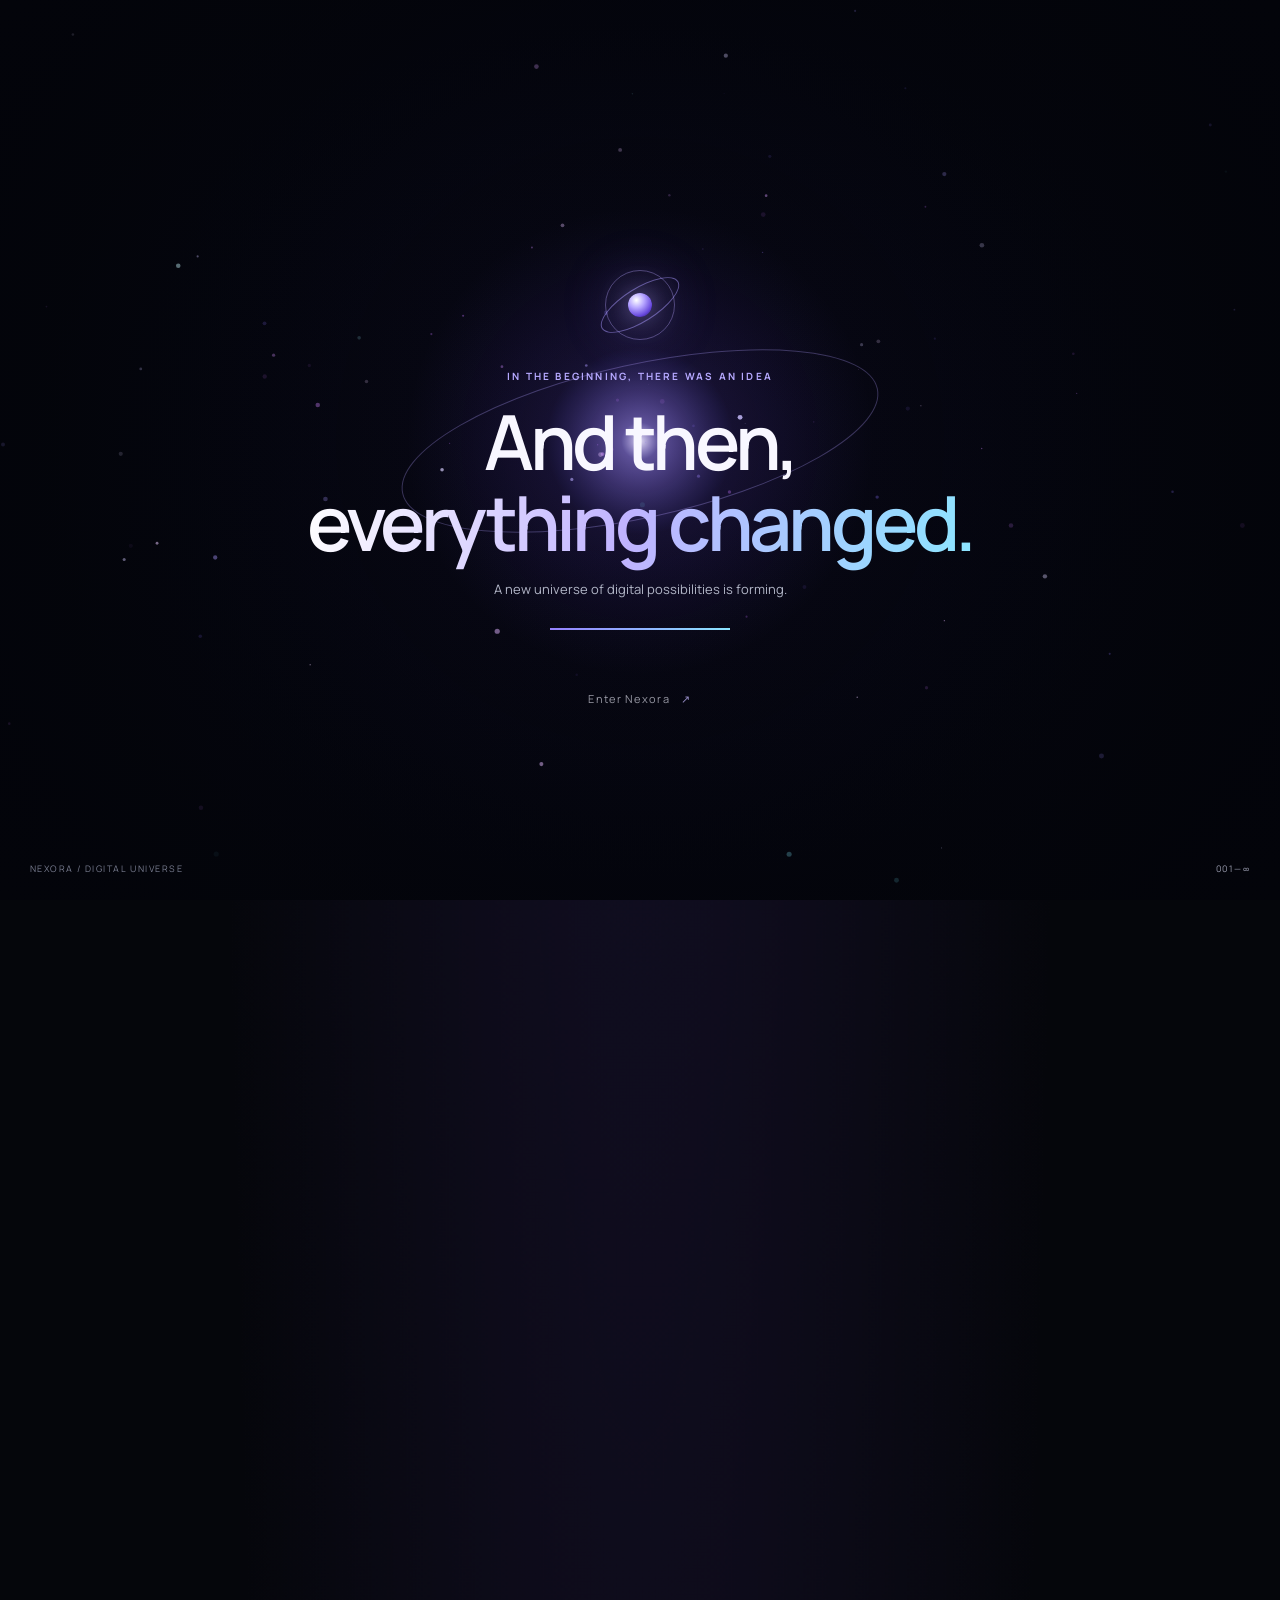
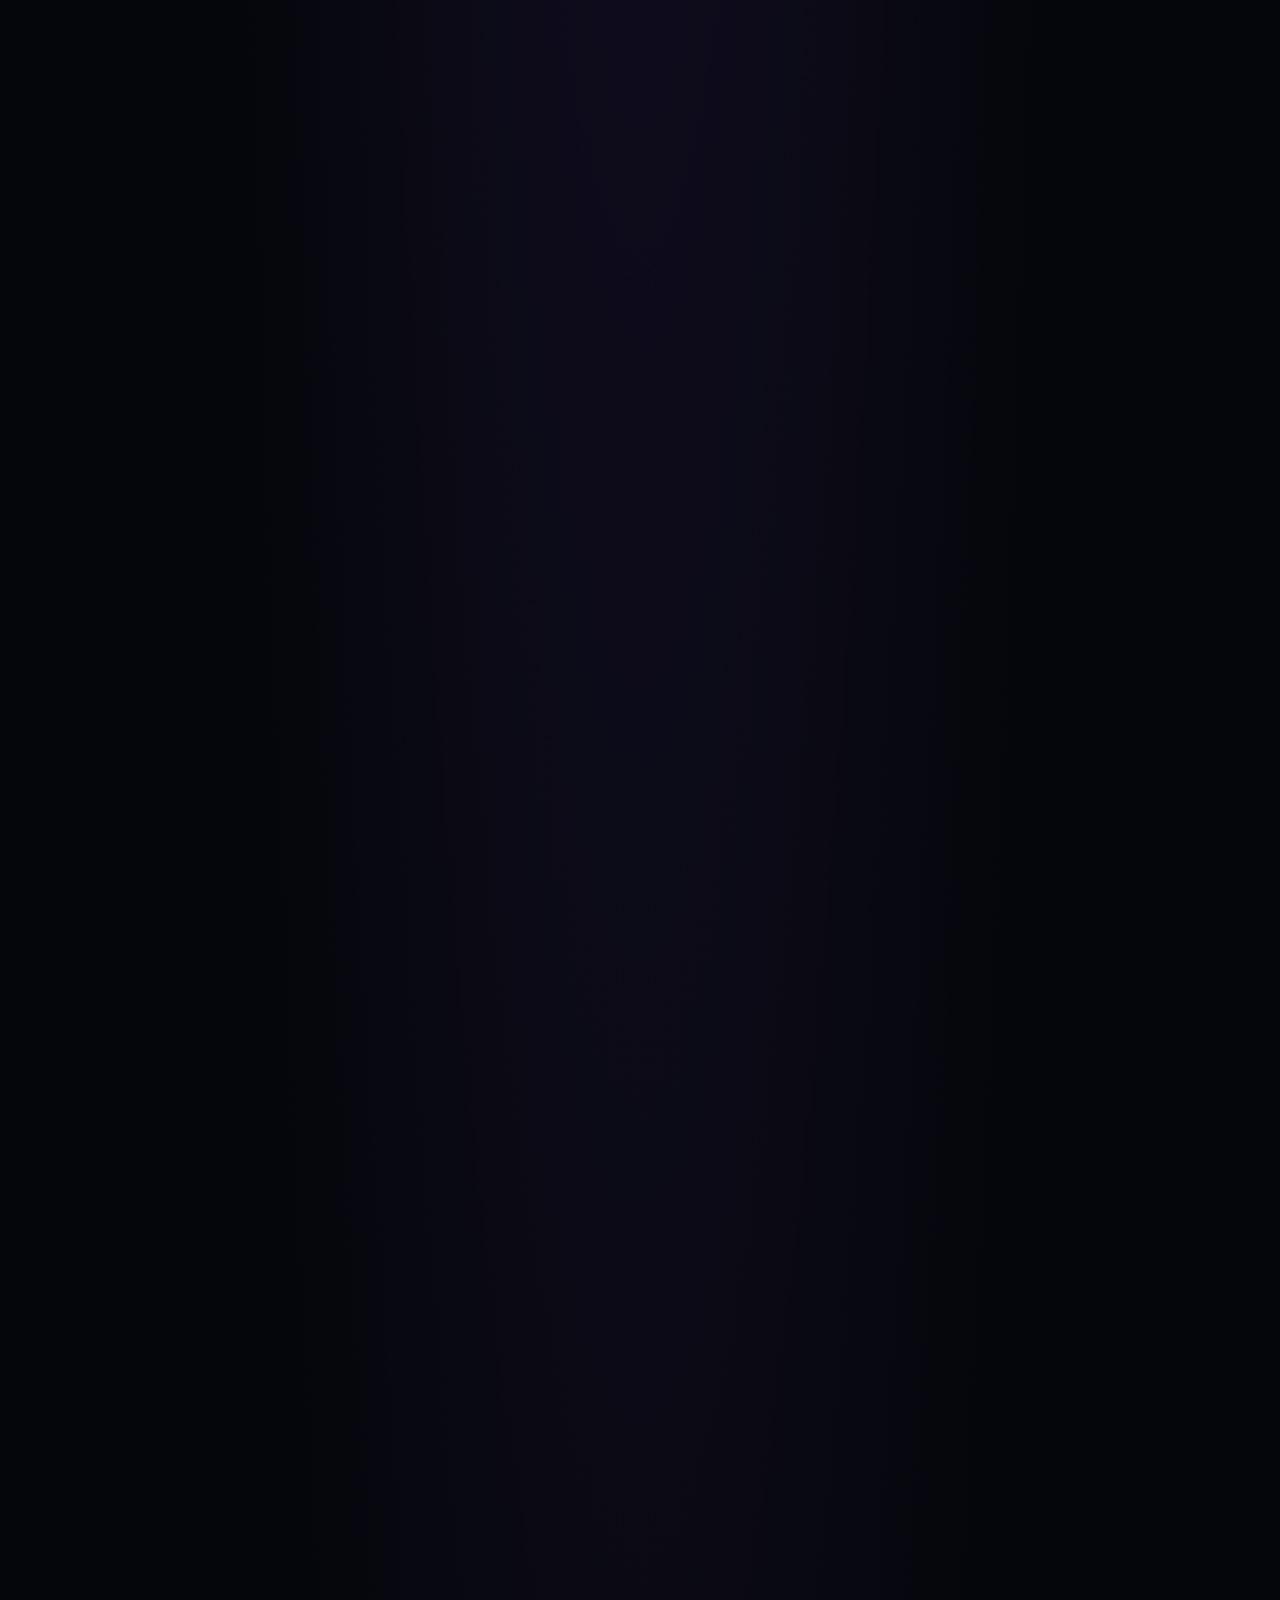
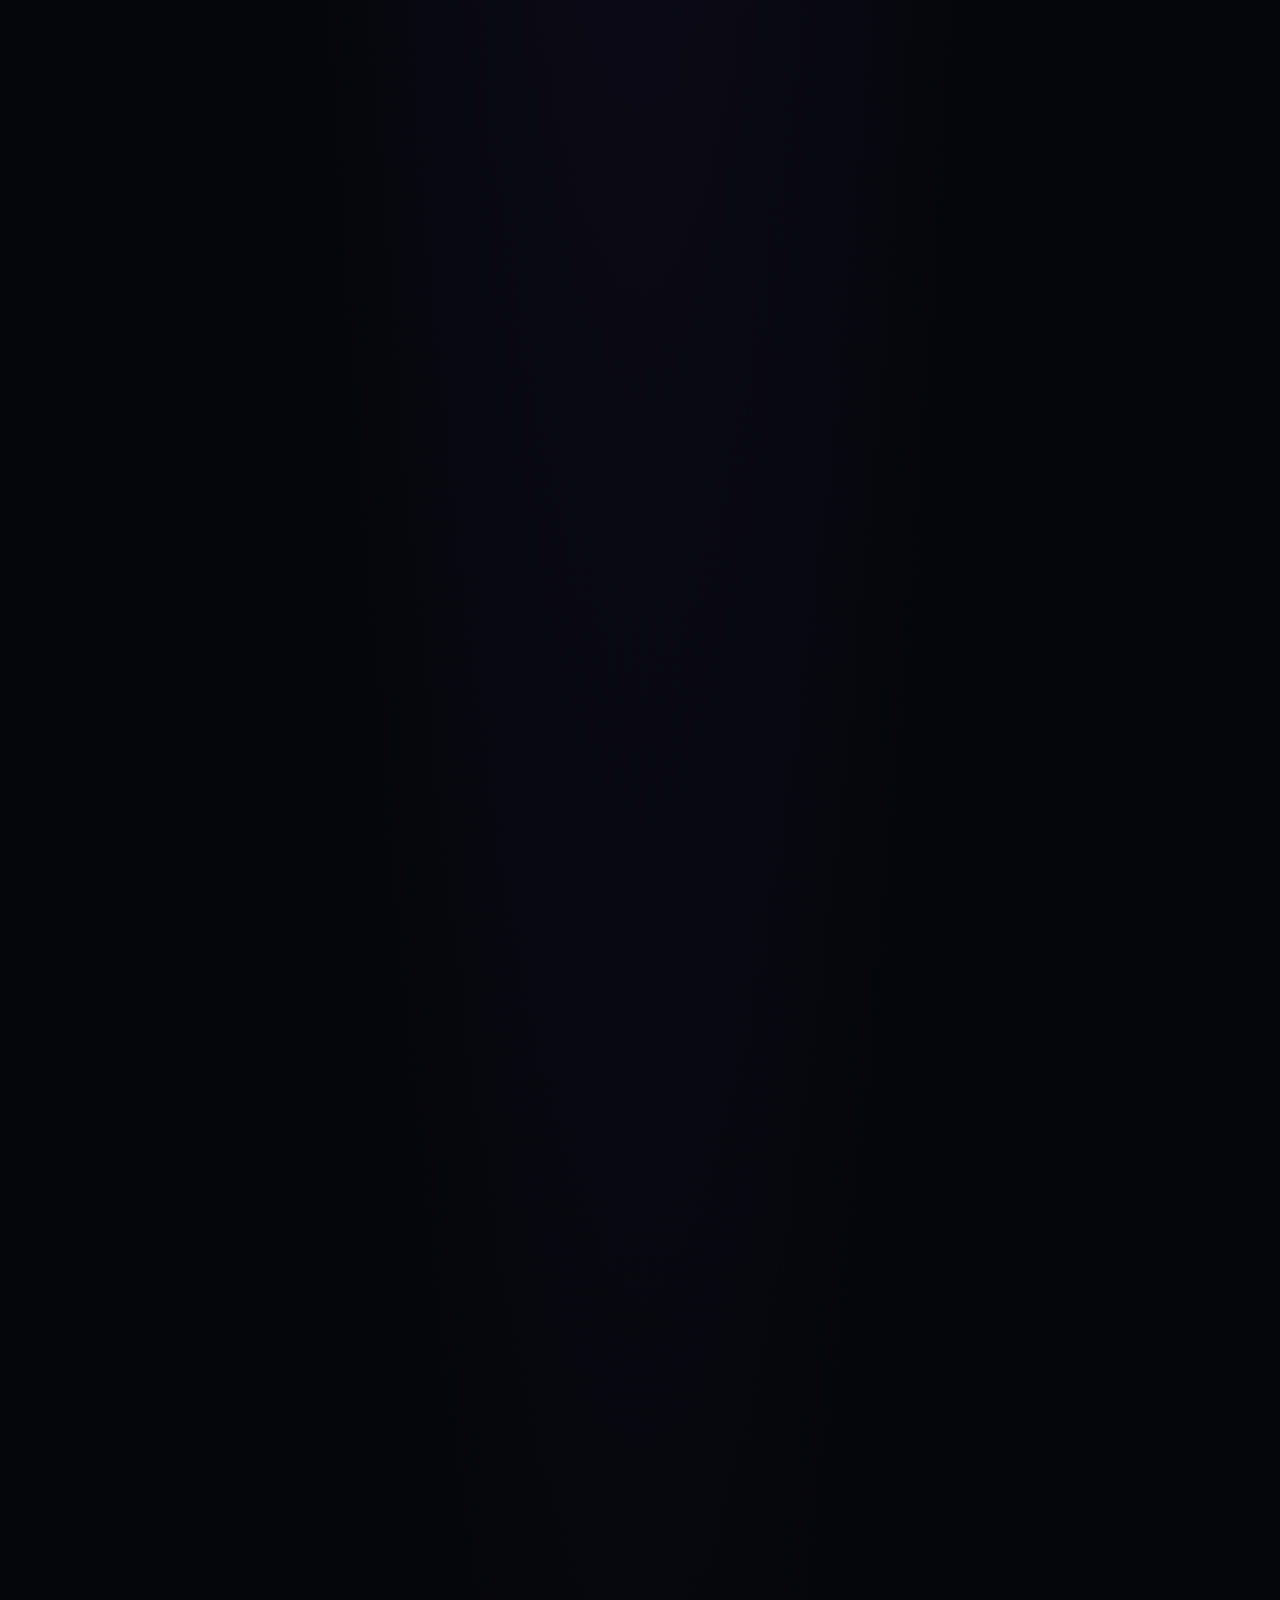
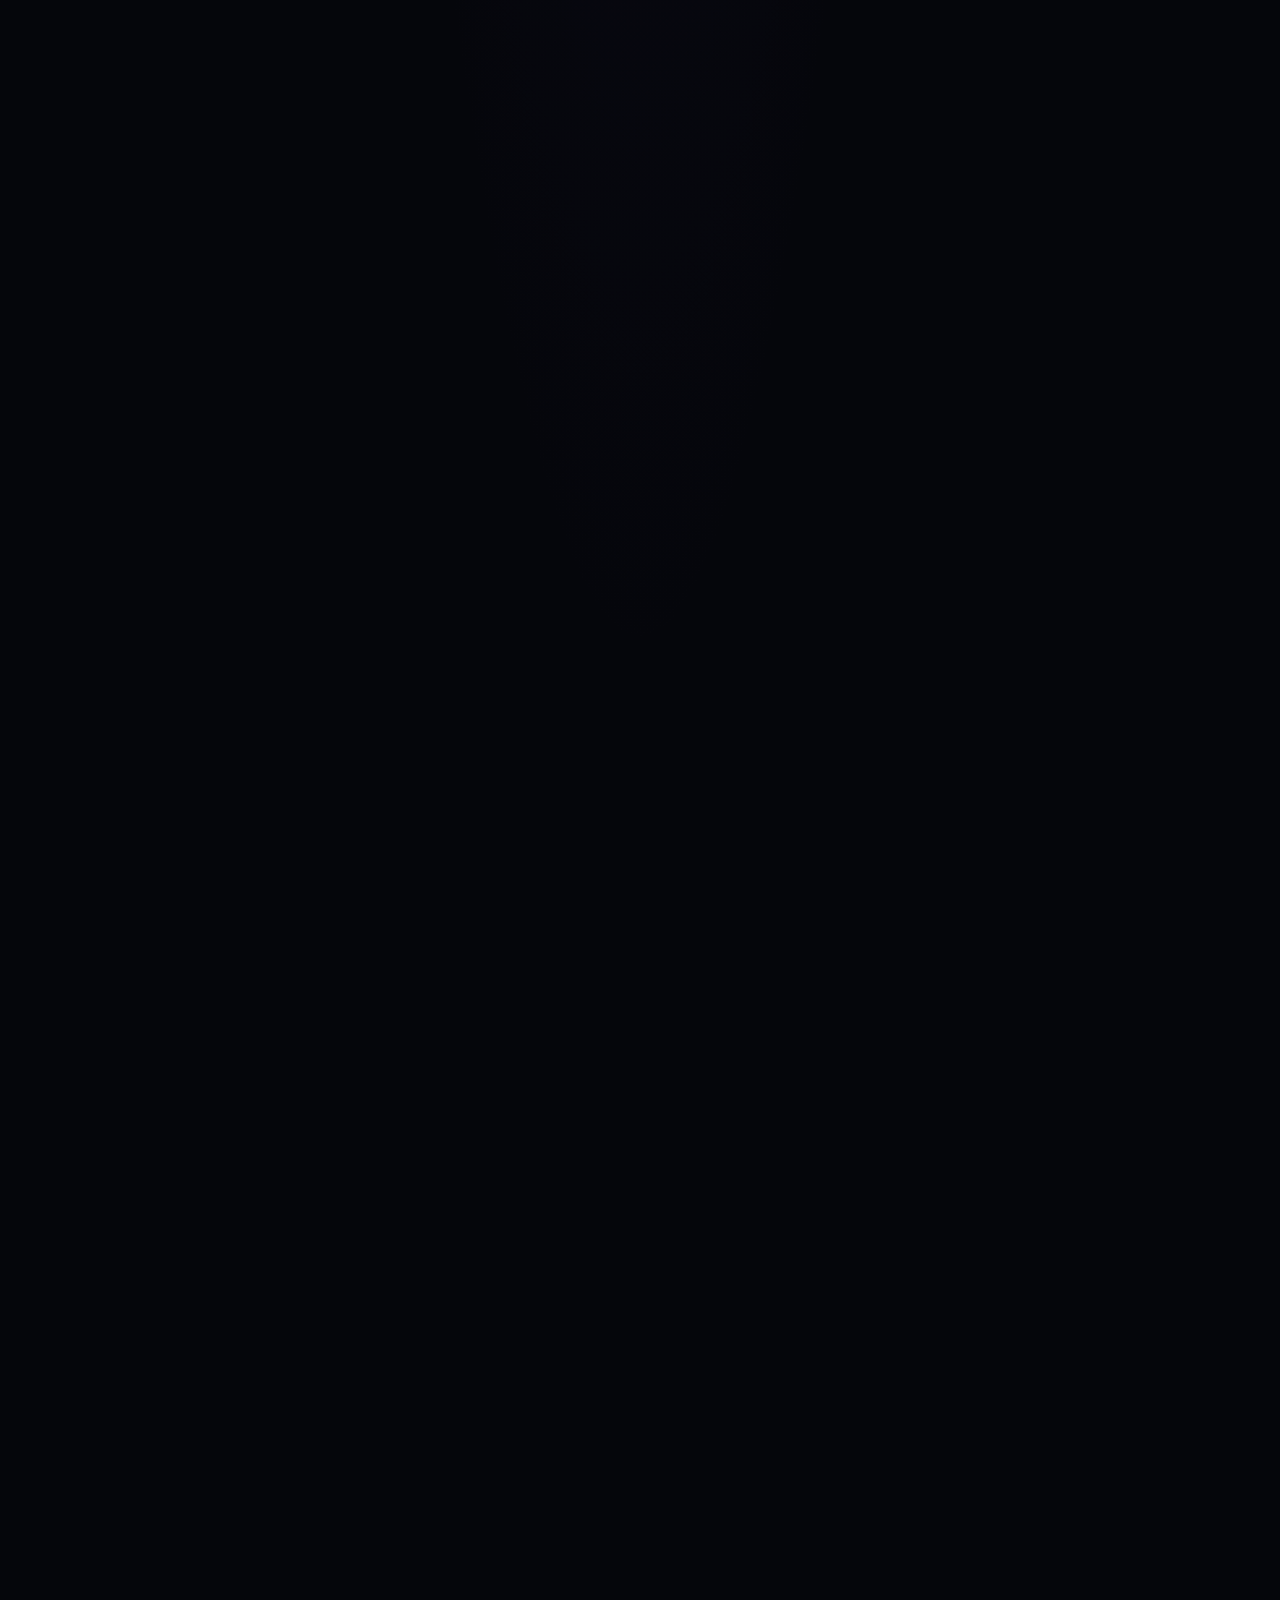
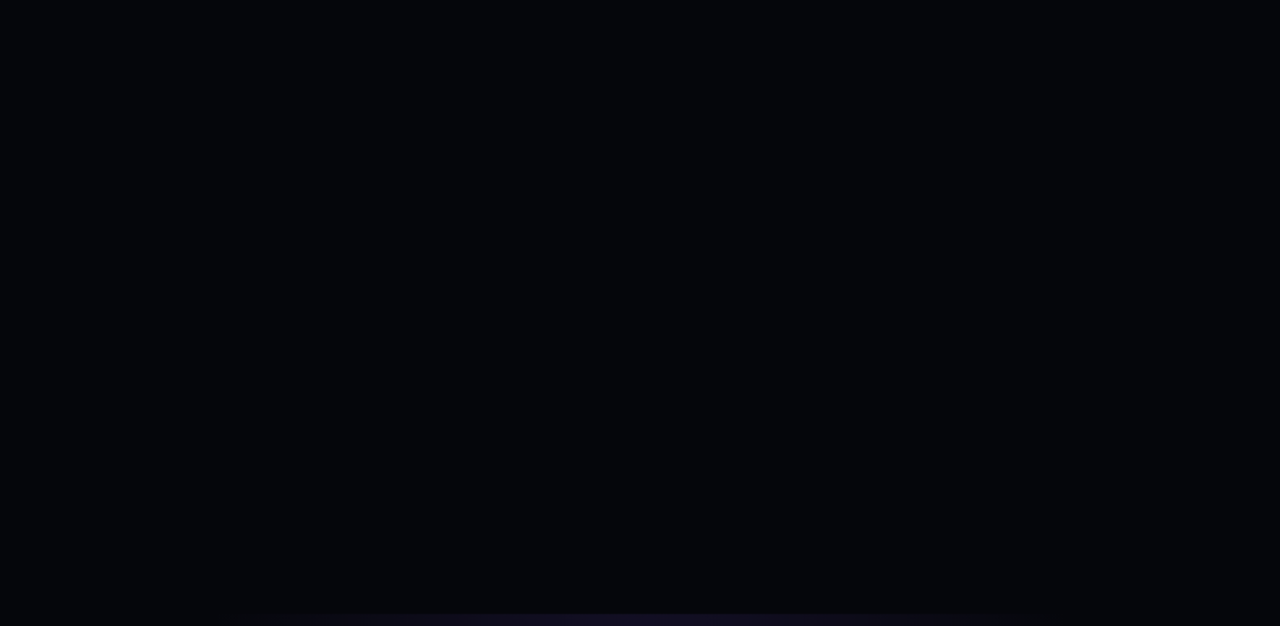
<file: index.html>
<!doctype html>
<html lang="en">
<head>
<meta charset="utf-8"><meta name="viewport" content="width=device-width,initial-scale=1">
<meta name="theme-color" content="#05070d">
<title>Nexora Software Solutions — Build Beyond Boundaries</title>
<meta name="description" content="Nexora Software Solutions builds premium websites, custom software, mobile experiences and AI-powered digital products for ambitious businesses.">
<link rel="preconnect" href="https://fonts.googleapis.com"><link rel="preconnect" href="https://fonts.gstatic.com" crossorigin>
<link href="https://fonts.googleapis.com/css2?family=DM+Sans:wght@400;500;600;700&family=Manrope:wght@400;500;600;700;800&display=swap" rel="stylesheet">
<link rel="stylesheet" href="style.css?v=nexora-ultra-4">
</head>
<body>
<div class="cosmic-intro" id="cosmicIntro" aria-label="Nexora introduction">
  <canvas id="universe" aria-hidden="true"></canvas><div class="intro-vignette"></div>
  <div class="intro-copy"><div class="intro-symbol"><span></span><i></i></div><p class="intro-kicker">IN THE BEGINNING, THERE WAS AN IDEA</p><h1>And then,<br><em>everything changed.</em></h1><p class="intro-sub">A new universe of digital possibilities is forming.</p><div class="intro-progress"><span></span></div><button id="skipIntro" class="skip-intro" type="button">Enter Nexora <span>↗</span></button></div>
  <div class="intro-corner">NEXORA / DIGITAL UNIVERSE <span>001—∞</span></div>
</div>
<div class="site-shell" id="siteShell">
<header class="topbar"><a class="brand" href="#home" aria-label="Nexora home"><span class="brand-icon"><i></i><i></i><i></i></span><span>NEXORA<small>SOFTWARE SOLUTIONS</small></span></a>
<nav class="desktop-nav" aria-label="Main navigation"><a href="#services">Expertise</a><a href="#business-solutions">Business solutions</a><a href="#work">Selected work</a><a href="#approach">Our approach</a><a href="#about">About</a></nav>
<a class="nav-cta" href="#contact">Start a project <span>↗</span></a><button class="mobile-menu" id="mobileMenu" aria-label="Toggle menu" aria-expanded="false">☰</button></header>
<main>
<section class="hero" id="home"><div class="hero-stars" aria-hidden="true"></div><div class="hero-grid"></div><div class="hero-copy"><div class="eyebrow"><span class="live-dot"></span> DIGITAL EXPERIENCES. ENGINEERED FOR WHAT'S NEXT.</div><h1>We turn bold ideas<br>into <span class="gradient-text">digital reality.</span></h1><p class="hero-lede">Premium websites. Intelligent software. Seamless experiences. We build the digital foundations ambitious businesses need to move forward.</p><div class="hero-actions"><a class="button button-primary" href="#contact">Build with Nexora <span>↗</span></a><a class="button button-quiet" href="#work"><span class="play-icon">▶</span> Explore our work</a></div><div class="hero-proof"><div class="proof-avatars"><span>N</span><span>↗</span><span>✳</span></div><p><strong>Built around your ambition.</strong><br><small>Strategy first. Craft in every detail.</small></p></div></div>
<div class="hero-art" aria-label="Abstract 3D luminous digital universe"><div class="orbit orbit-one"></div><div class="orbit orbit-two"></div><div class="orbit orbit-three"></div><div class="planet planet-main"><div class="planet-glow"></div><div class="planet-continent"></div></div><div class="planet planet-small"></div><div class="planet planet-moon"></div><div class="art-cross cross-one">✳</div><div class="art-cross cross-two">✦</div><div class="art-label label-top"><span>01 / CREATE</span><i></i></div><div class="art-label label-bottom"><i></i><span>LIMITLESS BY DESIGN</span></div><div class="floating-chip chip-one"><span class="chip-icon">⌘</span><span><b>Digital craft</b><small>Built with purpose</small></span></div><div class="floating-chip chip-two"><span class="chip-icon">✧</span><span><b>Future-ready</b><small>Made to scale</small></span></div></div>
<div class="hero-bottom"><span>INDEPENDENT DIGITAL PARTNER</span><span class="scroll-cue">SCROLL TO DISCOVER <b>↓</b></span><span>BASED IN INDIA · WORKING EVERYWHERE</span></div></section>
<section class="marquee" aria-label="Our capabilities"><div class="marquee-track"><span>WEB DEVELOPMENT</span><i>✳</i><span>CUSTOM SOFTWARE</span><i>✳</i><span>AI & AUTOMATION</span><i>✳</i><span>MOBILE EXPERIENCES</span><i>✳</i><span>DIGITAL STRATEGY</span><i>✳</i><span>WEB DEVELOPMENT</span><i>✳</i><span>CUSTOM SOFTWARE</span><i>✳</i></div></section>
<section class="section services-section" id="services"><div class="section-intro"><div><div class="eyebrow">01 / WHAT WE DO</div><h2>Digital, without<br><span class="muted-heading">the ordinary.</span></h2></div><p>We bring design, technology and business thinking together to create digital products that do more than look good. They move your business forward.</p></div>
<div class="service-grid"><article class="service-card service-featured"><div class="card-top"><span class="service-number">01</span><span class="service-glyph">↗</span></div><div class="service-illustration browser-illustration"><div class="browser-top"><i></i><i></i><i></i><span></span></div><div class="browser-body"><div class="browser-lines"><b></b><b></b><i></i><i></i></div><div class="browser-orb"></div></div></div><h3>Websites that<br>make an impression.</h3><p>High-performance websites and landing pages designed to turn first impressions into real business opportunities.</p><a href="#contact" class="text-link">Explore web development <span>↗</span></a></article>
<article class="service-card"><div class="card-top"><span class="service-number">02</span><span class="service-glyph">⌘</span></div><div class="service-illustration code-illustration"><span>&lt;/&gt;</span><i></i><b></b><em></em></div><h3>Software built<br>around your business.</h3><p>Custom dashboards, portals and business tools that simplify complex workflows and scale with you.</p><a href="#contact" class="text-link">Explore software <span>↗</span></a></article>
<article class="service-card"><div class="card-top"><span class="service-number">03</span><span class="service-glyph">✳</span></div><div class="service-illustration ai-illustration"><div class="ai-core">✧</div><i></i><i></i><i></i><i></i></div><h3>Make AI work<br>for your business.</h3><p>Practical AI integrations and smart automations that reduce repetitive work and unlock new possibilities.</p><a href="#contact" class="text-link">Explore AI solutions <span>↗</span></a></article>
<article class="service-card"><div class="card-top"><span class="service-number">04</span><span class="service-glyph">◈</span></div><div class="service-illustration app-illustration"><div class="phone-frame"><div></div><b></b><i></i><i></i><span></span></div><div class="phone-orb"></div></div><h3>Apps people<br>love to use.</h3><p>Thoughtful, intuitive mobile and web app experiences with a clear focus on usability and performance.</p><a href="#contact" class="text-link">Explore app development <span>↗</span></a></article></div></section>
<section class="business-solutions section" id="business-solutions"><div class="section-intro"><div><div class="eyebrow">02 / BUILT FOR REAL BUSINESSES</div><h2>Everyday problems.<br><span class="muted-heading">Remarkable software.</span></h2></div><p>From a local restaurant to a growing company, we create practical digital tools around the way you actually work. Choose a starting point—or combine features into one connected system.</p></div>
<div class="solution-grid">
<article class="solution-card restaurant-solution"><div class="solution-top"><span class="solution-tag">FOR RESTAURANTS & CLOUD KITCHENS</span><span class="solution-index">01 / ORDER</span></div><div class="solution-art restaurant-art"><div class="restaurant-phone"><div class="r-phone-top">NEXORA <span>☰</span></div><div class="food-hero"><span>MADE FRESH.<br>DELIVERED FAST.</span><i>✦</i></div><div class="food-line"></div><div class="food-line short"></div><div class="food-items"><i></i><i></i><i></i></div><div class="food-cta">Order now ↗</div></div><div class="delivery-orbit">↗</div><div class="delivery-pin">●</div></div><h3>Your own restaurant<br>ordering & delivery app.</h3><p>Take orders directly from customers instead of depending only on third-party platforms. Your brand, your menu, your customer relationship.</p><div class="feature-pills"><span>Online menu</span><span>Cart & checkout</span><span>Order status</span><span>Delivery zones</span><span>Coupons</span><span>Admin dashboard</span></div><a class="text-link" href="#contact" data-interest="Restaurant ordering and delivery system">Build my restaurant system <span>↗</span></a></article>
<article class="solution-card accounting-solution"><div class="solution-top"><span class="solution-tag">FOR BUSINESSES & PROFESSIONALS</span><span class="solution-index">02 / CONTROL</span></div><div class="solution-art accounting-art"><div class="account-window"><div class="account-sidebar"><b>N.</b><i></i><i></i><i></i><i></i></div><div class="account-main"><small>BUSINESS OVERVIEW</small><b>Know your numbers.</b><div class="account-metrics"><span><small>REVENUE</small><b>₹ 4,82,500</b><i>↗ 12.8%</i></span><span><small>EXPENSES</small><b>₹ 1,26,400</b><i>Within budget</i></span></div><div class="account-chart"><i></i><i></i><i></i><i></i><i></i><i></i><i></i><i></i><i></i><i></i><i></i></div></div></div><div class="custom-stamp">MADE<br>FOR YOU</div></div><h3>Accounting software.<br>Your rules. Your workflow.</h3><p>Not a one-size-fits-all package. Tell us what you want to track, approve, calculate or report—we can build a tailored accounting system around your process.</p><div class="feature-pills"><span>Sales & purchases</span><span>Receivables/payables</span><span>Cash & bank</span><span>Inventory</span><span>GST-ready reports</span><span>Custom dashboards</span><span>Roles & approvals</span><span>Excel/PDF exports</span></div><div class="custom-note"><span>＋</span><p><b>Add what you need. Remove what you don't.</b><small>Custom fields, formulas, reports, workflows and user permissions can be scoped for your business.</small></p></div><a class="text-link" href="#contact" data-interest="Custom accounting software">Design my accounting software <span>↗</span></a></article>
<article class="solution-card business-web-solution"><div class="solution-top"><span class="solution-tag">FOR LOCAL SHOPS & SERVICE BUSINESSES</span><span class="solution-index">03 / GROW</span></div><div class="solution-art business-web-art"><div class="web-browser"><div class="web-browser-top"><i></i><i></i><i></i><span>yourbusiness.in</span></div><div class="web-browser-body"><small>YOUR BUSINESS, ONLINE</small><b>Make your<br>first impression<br><em>count.</em></b><div class="web-mini-button"></div><div class="web-mini-orb"></div></div></div><div class="web-floating-card"><span>↗</span><b>New enquiry</b><small>Ready for follow-up</small></div></div><h3>A website that brings<br>you real enquiries.</h3><p>Showcase your services, products, location and customer reviews with a polished website designed to turn visitors into enquiries and bookings.</p><div class="feature-pills"><span>Mobile-first design</span><span>WhatsApp enquiry</span><span>Contact forms</span><span>Google Maps</span><span>SEO foundations</span><span>Admin updates</span></div><a class="text-link" href="#contact" data-interest="Business website and lead generation">Build my business website <span>↗</span></a></article>
<article class="solution-card expense-solution"><div class="solution-top"><span class="solution-tag">FOR PERSONAL FINANCE</span><span class="solution-index">04 / TRACK</span></div><div class="solution-art expense-art"><div class="expense-phone"><div class="expense-greeting">Your money,<br><b>in perspective.</b></div><div class="expense-balance"><small>TOTAL BALANCE</small><b>₹ 38,450</b><span>↑ 8.4% this month</span></div><div class="expense-bars"><i></i><i></i><i></i><i></i><i></i><i></i><i></i></div><div class="expense-row"><i>↗</i><span>Food & dining</span><b>₹ 2,450</b></div><div class="expense-row"><i>⌂</i><span>Home & bills</span><b>₹ 8,000</b></div></div><div class="expense-ring"><span>₹</span></div></div><h3>A personal expense manager<br>that fits your life.</h3><p>Track spending, set budgets, plan savings and understand where your money goes—with categories and reports you can personalize.</p><div class="feature-pills"><span>Daily expenses</span><span>Monthly budgets</span><span>Recurring bills</span><span>Categories</span><span>Savings goals</span><span>Charts & export</span></div><a class="text-link" href="#contact" data-interest="Personal expense manager">Create my expense manager <span>↗</span></a></article>
<article class="solution-card stock-solution"><div class="solution-top"><span class="solution-tag">FOR RETAIL & DISTRIBUTION</span><span class="solution-index">05 / OPERATE</span></div><div class="solution-art stock-art"><div class="stock-panel"><div class="stock-panel-head"><span>Inventory control</span><b>•••</b></div><div class="stock-item"><i>▦</i><span><b>Product A</b><small>SKU-001 · In stock</small></span><strong>124</strong></div><div class="stock-item"><i>▤</i><span><b>Product B</b><small>SKU-002 · Low stock</small></span><strong class="low-stock">08</strong></div><div class="stock-item"><i>▧</i><span><b>Product C</b><small>SKU-003 · In stock</small></span><strong>076</strong></div><div class="stock-progress"><span></span></div><small class="stock-caption">Stock health overview</small></div></div><h3>Sales, stock & billing<br>in one place.</h3><p>Connect billing, inventory, purchase entries, supplier balances and daily sales reports for shops, wholesalers and small distributors.</p><div class="feature-pills"><span>POS billing</span><span>Barcode-ready scope</span><span>Stock alerts</span><span>Supplier ledger</span><span>Daily reports</span></div><a class="text-link" href="#contact" data-interest="Inventory, billing and POS software">Simplify my operations <span>↗</span></a></article>
<article class="solution-card workflow-solution"><div class="solution-top"><span class="solution-tag">FOR TEAMS & SERVICE PROVIDERS</span><span class="solution-index">06 / ORGANISE</span></div><div class="solution-art workflow-art"><div class="workflow-board"><div class="workflow-column"><small>TO DO</small><div><i></i><b></b><span></span></div><div><i></i><b></b><span></span></div></div><div class="workflow-column"><small>IN PROGRESS</small><div><i></i><b></b><span></span></div><div><i></i><b></b><span></span></div></div><div class="workflow-column"><small>DONE</small><div><i></i><b></b><span></span></div></div></div></div><h3>Less chasing.<br>More getting things done.</h3><p>Custom booking, CRM, staff task, customer follow-up and approval portals—designed around how your team already works.</p><div class="feature-pills"><span>Bookings</span><span>Customer records</span><span>Task tracking</span><span>Reminders</span><span>Staff roles</span><span>Reports</span></div><a class="text-link" href="#contact" data-interest="Custom business workflow or CRM">Build my business tool <span>↗</span></a></article>
</div>
<div class="solution-bottom-callout"><div><span class="eyebrow">HAVE A DIFFERENT IDEA?</span><h3>If you can explain the problem,<br>we can explore a solution.</h3></div><a class="button button-primary" href="#contact">Tell us what you need <span>↗</span></a></div>
</section>
<section class="manifesto"><div class="manifesto-noise"></div><div class="manifesto-content"><div class="eyebrow">NOT ANOTHER AGENCY.</div><h2>We don't just build<br>what's next. <span>We make<br>it possible.</span></h2><div class="manifesto-bottom"><p>Every great digital product starts with a better question. We listen, challenge assumptions and build with the end goal in mind.</p><a class="circle-link" href="#approach" aria-label="Discover our approach">↘</a></div></div><div class="manifesto-orb" aria-hidden="true"><div class="orb-ring"></div><div class="orb-ring"></div><div class="orb-ring"></div><div class="orb-center">N<span>✳</span></div></div></section>
<section class="section work-section" id="work"><div class="section-intro"><div><div class="eyebrow">02 / SELECTED WORK</div><h2>Ideas made<br><span class="muted-heading">tangible.</span></h2></div><p>A glimpse of the digital experiences and platforms we've been exploring. Every project starts with a real problem and a clear purpose.</p></div>
<div class="work-grid"><a class="work-card work-tax" href="#contact"><div class="work-meta"><span>01 — DIGITAL PLATFORM</span><span>WEB EXPERIENCE ↗</span></div><div class="mock-window tax-window"><div class="mock-nav"><b>taxguide<span>.</span></b><i></i><i></i><i></i><strong>Get started ↗</strong></div><div class="mock-hero"><small>SIMPLIFY YOUR TAX JOURNEY</small><b>Clarity for<br>every decision.</b><div class="mock-button"></div><div class="mock-shape"></div></div></div><div class="work-caption"><div><h3>TaxGuide</h3><p>A clear, approachable digital service experience.</p></div><span class="work-arrow">↗</span></div></a>
<a class="work-card work-cma" href="#contact"><div class="work-meta"><span>02 — LEARNING PLATFORM</span><span>EDTECH ↗</span></div><div class="mock-window cma-window"><div class="cma-sidebar"><b>N<span>•</span></b><i></i><i></i><i></i><i></i></div><div class="cma-content"><small>YOUR LEARNING SPACE</small><b>Progress, made<br>visible.</b><div class="cma-stats"><span></span><span></span><span></span></div><div class="cma-bars"><i></i><i></i><i></i><i></i><i></i><i></i><i></i></div></div></div><div class="work-caption"><div><h3>CMA Zone</h3><p>A focused practice and progress platform.</p></div><span class="work-arrow">↗</span></div></a>
<a class="work-card work-abhyas" href="#contact"><div class="work-meta"><span>03 — TESTING PLATFORM</span><span>WEB APPLICATION ↗</span></div><div class="mock-window abhyas-window"><div class="abhyas-head"><span>abhyas<span class="abhyas-dot">.</span></span><small>YOUR NEXT CHAPTER STARTS HERE</small></div><div class="abhyas-big">Practice with<br><em>purpose.</em></div><div class="abhyas-cards"><i>SSC / CGL</i><i>RAILWAYS</i><i>BANKING</i></div></div><div class="work-caption"><div><h3>Abhyas</h3><p>A streamlined online test experience.</p></div><span class="work-arrow">↗</span></div></a></div><p class="work-note">Concept showcase based on digital product directions. Ask us about a project tailored to your business.</p></section>
<section class="approach-section" id="approach"><div class="section"><div class="section-intro"><div><div class="eyebrow">03 / THE NEXORA METHOD</div><h2>From first thought<br>to <span class="muted-heading">launch day.</span></h2></div><p>No mystery. No unnecessary complexity. A considered process that keeps your goals, timeline and users in focus.</p></div><div class="process-grid"><article><span>01</span><div class="process-icon">⌕</div><h3>Discover</h3><p>We learn about your business, audience and what success should look like.</p></article><article><span>02</span><div class="process-icon">⌘</div><h3>Define</h3><p>We shape the scope, user journey and a practical plan before building.</p></article><article><span>03</span><div class="process-icon">✳</div><h3>Create</h3><p>Design and development come together through focused, thoughtful iterations.</p></article><article><span>04</span><div class="process-icon">↗</div><h3>Deliver</h3><p>We test, launch and help you move forward with confidence.</p></article></div></div></section>
<section class="about-section section" id="about"><div class="about-visual"><div class="about-grid"></div><div class="about-monogram">N<span>✳</span></div><div class="about-orbit"></div><div class="about-caption"><span>INDEPENDENT BY NATURE</span><span>BUILT FOR POSSIBILITY</span></div></div><div class="about-copy"><div class="eyebrow">04 / WHY NEXORA</div><h2>Small enough<br>to care. <span class="muted-heading">Bold enough<br>to rethink.</span></h2><p>We believe the best technology feels effortless. Behind that simplicity is careful thinking, intentional design and engineering that respects your time and ambition.</p><div class="principles"><div><span>✳</span><p><b>Clarity over complexity</b><small>Useful solutions, not unnecessary features.</small></p></div><div><span>◈</span><p><b>Craft in every detail</b><small>Thoughtful from the first pixel to the final test.</small></p></div><div><span>↗</span><p><b>Partnership over hand-off</b><small>Open communication, shared goals, no guesswork.</small></p></div></div><a href="#contact" class="text-link">Get to know us <span>↗</span></a></div></section>
<section class="cta-section" id="contact"><div class="cta-glow"></div><div class="eyebrow"><span class="live-dot"></span> YOUR NEXT CHAPTER STARTS HERE</div><h2>Have a big idea?<br><span>Let's make it real.</span></h2><p>Tell us what you're imagining. We'll help you find the right next step.</p><a class="button button-primary cta-button" href="mailto:rohit.fcg123@gmail.com?subject=Nexora%20Software%20Solutions%20-%20Project%20Enquiry">Start a conversation <span>↗</span></a><div class="contact-address" style="margin:30px auto 0;max-width:520px;text-align:center;color:var(--text-secondary,#b8bfd0);line-height:1.7"><span style="display:block;font-size:.75rem;letter-spacing:.14em;text-transform:uppercase;margin-bottom:8px">VISIT US</span><a href="https://www.google.com/maps/search/?api=1&query=AA%20Block%20Street%20No%2067%20Newtown%20Kolkata%20700156" target="_blank" rel="noopener noreferrer" style="color:inherit;text-decoration:none">AA Block, Street No. 67,<br>Newtown, Kolkata – 700156 <span aria-hidden="true">↗</span></a></div><div class="cta-foot"><span>NO PRESSURE. JUST A GOOD CONVERSATION.</span><span>RESPONSE FROM OUR TEAM</span></div></section>
</main>
<footer class="footer"><a class="brand footer-brand" href="#home"><span class="brand-icon"><i></i><i></i><i></i></span><span>NEXORA<small>SOFTWARE SOLUTIONS</small></span></a><p>Building the next generation of digital solutions.</p><div class="footer-links"><a href="#services">Expertise</a><a href="#business-solutions">Solutions</a><a href="#work">Work</a><a href="#approach">Approach</a><a href="#contact">Contact</a><a href="privacy.html">Privacy Policy</a><a href="terms.html">Terms & Conditions</a></div><div class="footer-bottom"><span>© <span id="year"></span> Nexora Software Solutions</span><span>DESIGNED FOR WHAT'S NEXT <b>✳</b></span></div></footer>
</div>
<script src="script.js?v=nexora-ultra-4"></script>
</body></html>
</file>
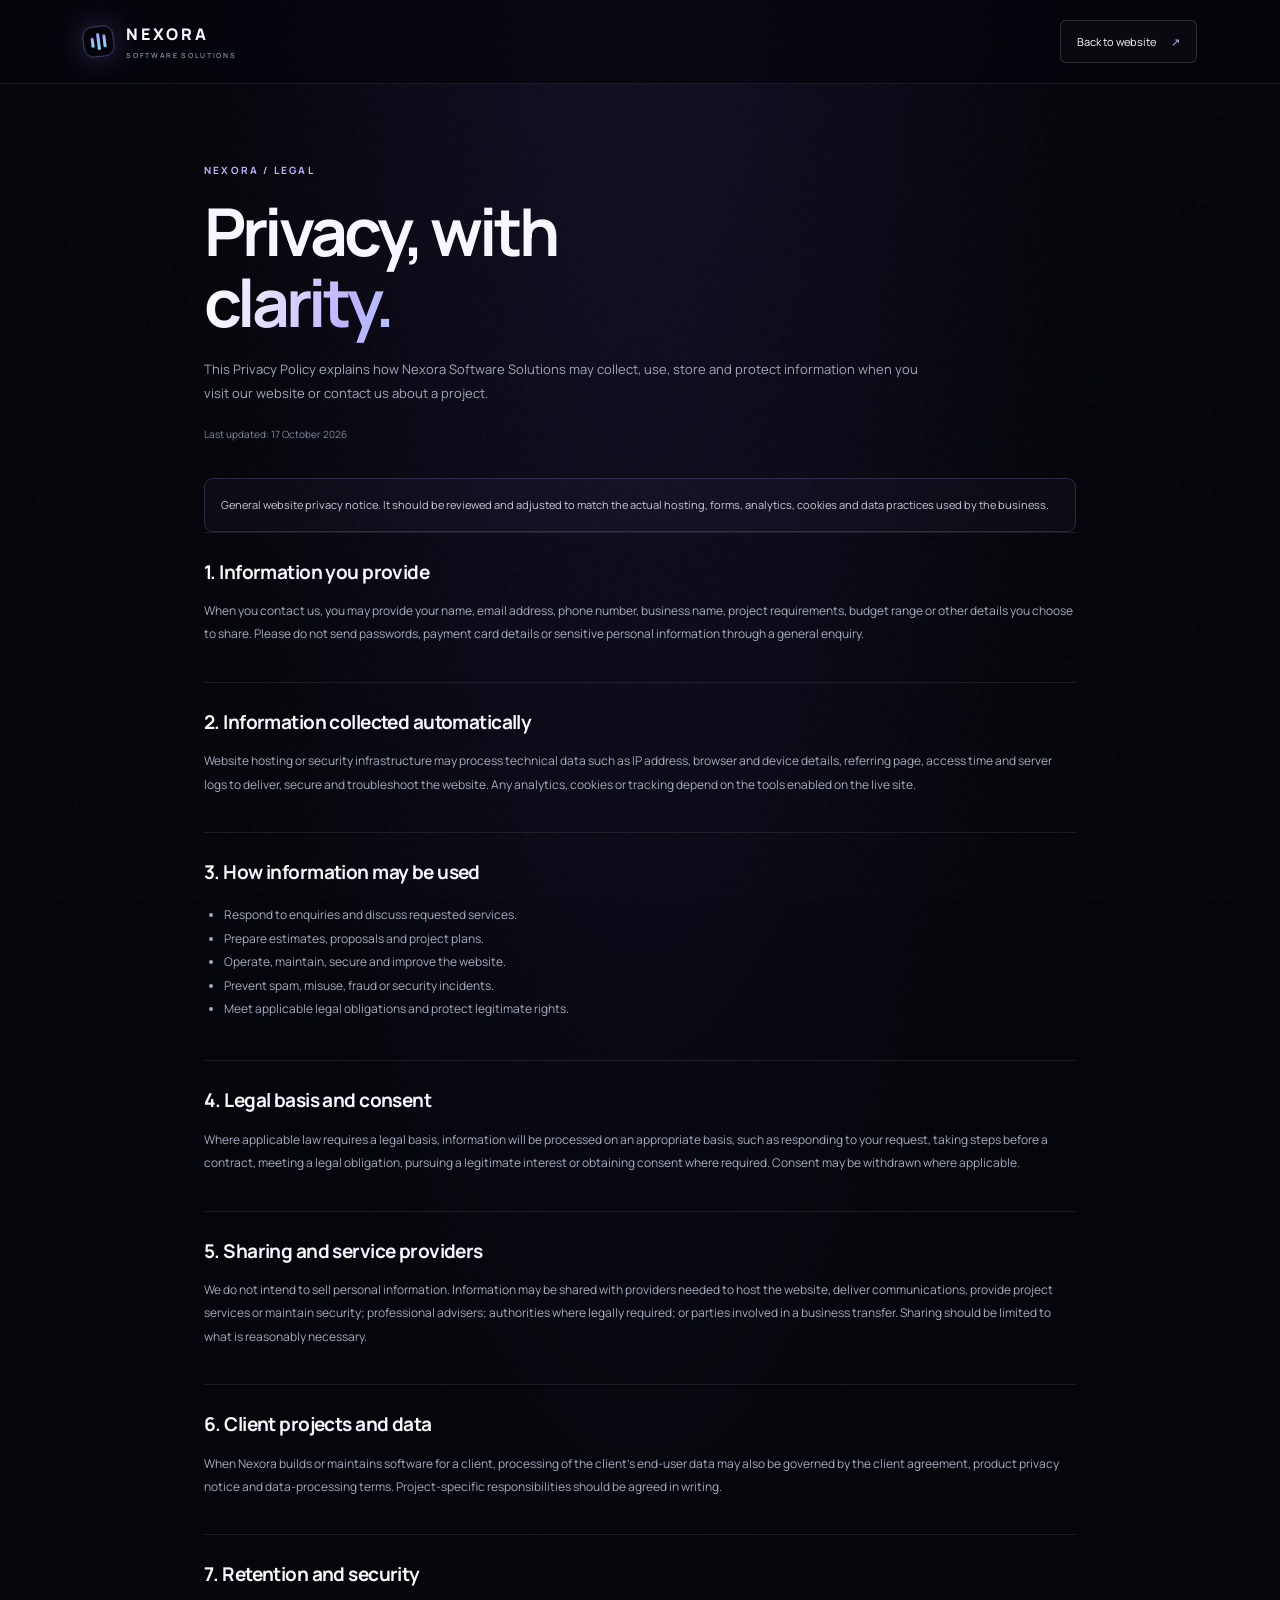
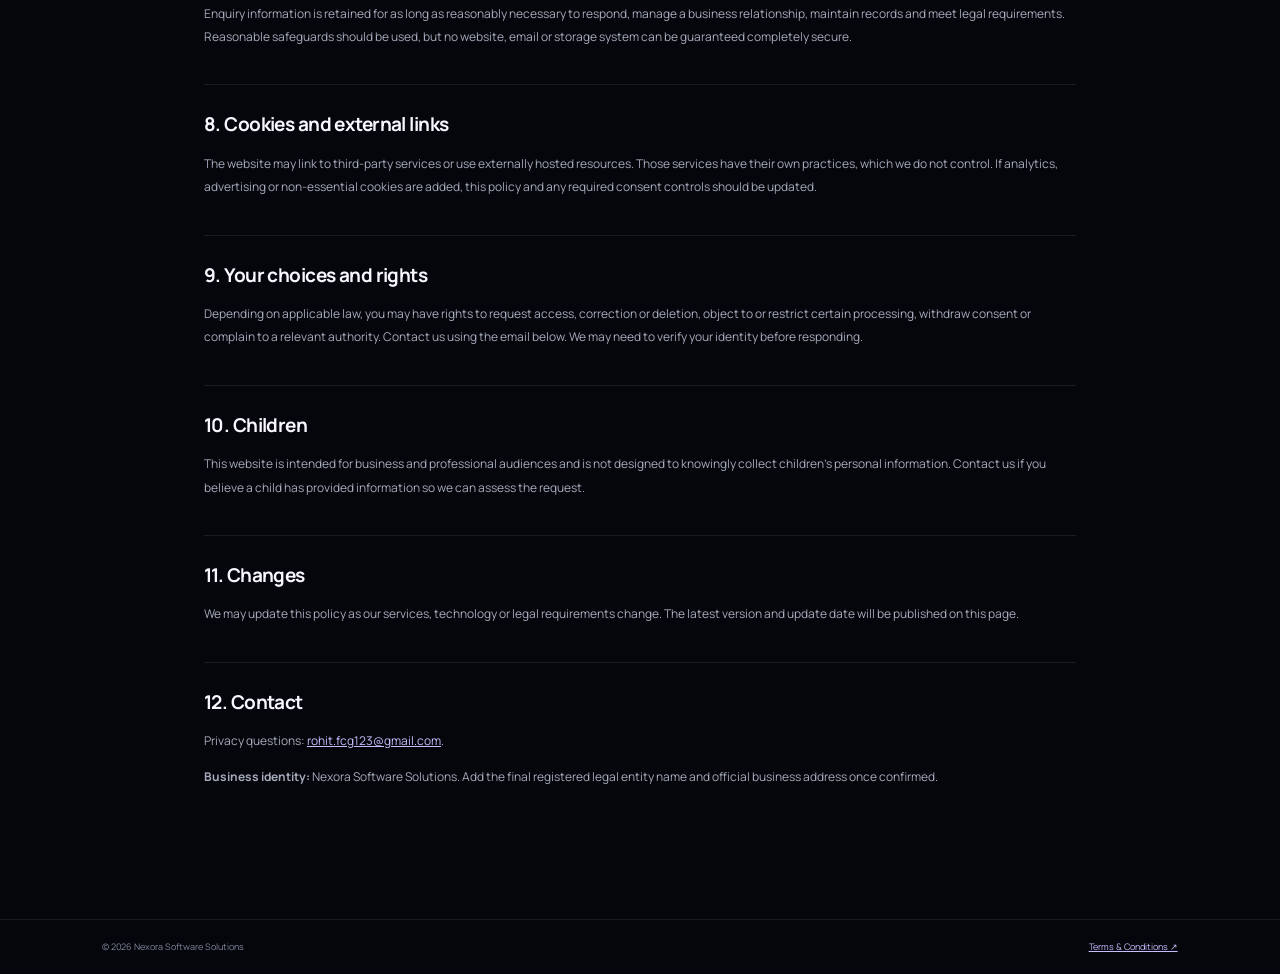
<file: privacy.html>
<!doctype html><html lang="en"><head><meta charset="utf-8"><meta name="viewport" content="width=device-width,initial-scale=1"><meta name="theme-color" content="#070910"><title>Privacy Policy | Nexora Software Solutions</title><link rel="preconnect" href="https://fonts.googleapis.com"><link href="https://fonts.googleapis.com/css2?family=DM+Sans:wght@400;500;600;700&family=Manrope:wght@400;500;600;700;800&display=swap" rel="stylesheet"><link rel="stylesheet" href="style.css?v=nexora-legal-3"><style>.legal-wrap{max-width:920px;margin:0 auto;padding:78px 24px 95px}.legal-wrap h1{font-size:clamp(38px,6vw,66px);line-height:1.08;letter-spacing:-.06em;margin:18px 0}.legal-lede{color:#a1a7b8;font-size:13px;line-height:1.9;max-width:720px}.legal-date{font-size:10px;color:#81899f;margin:20px 0 36px}.legal-section{padding:24px 0;border-top:1px solid #ffffff15}.legal-section h2{font-size:19px;letter-spacing:-.03em;margin:0 0 12px}.legal-section p,.legal-section li{font-size:12px;line-height:1.95;color:#a6acbd}.legal-section ul{padding-left:20px}.legal-note{border:1px solid #a99aff30;background:#a99aff09;border-radius:9px;padding:16px;color:#c8c9d7;font-size:11px;line-height:1.8}.legal-contact{color:#c8bdff;text-decoration:underline}.legal-footer{border-top:1px solid #ffffff16;padding:20px 8%;display:flex;justify-content:space-between;gap:20px;font-size:9px;color:#7f879c}@media(max-width:600px){.legal-wrap{padding:55px 6% 70px}.legal-footer{padding:20px 6%;flex-direction:column}}</style></head><body><header class="topbar"><a class="brand" href="index.html"><span class="brand-icon"><i></i><i></i><i></i></span><span>NEXORA<small>SOFTWARE SOLUTIONS</small></span></a><a class="nav-cta" href="index.html">Back to website <span>↗</span></a></header><main class="legal-wrap"><div class="eyebrow">NEXORA / LEGAL</div><h1>Privacy, with<br><span class="gradient-text">clarity.</span></h1><p class="legal-lede">This Privacy Policy explains how Nexora Software Solutions may collect, use, store and protect information when you visit our website or contact us about a project.</p><p class="legal-date">Last updated: 17 October 2026</p><div class="legal-note">General website privacy notice. It should be reviewed and adjusted to match the actual hosting, forms, analytics, cookies and data practices used by the business.</div>
<section class="legal-section"><h2>1. Information you provide</h2><p>When you contact us, you may provide your name, email address, phone number, business name, project requirements, budget range or other details you choose to share. Please do not send passwords, payment card details or sensitive personal information through a general enquiry.</p></section>
<section class="legal-section"><h2>2. Information collected automatically</h2><p>Website hosting or security infrastructure may process technical data such as IP address, browser and device details, referring page, access time and server logs to deliver, secure and troubleshoot the website. Any analytics, cookies or tracking depend on the tools enabled on the live site.</p></section>
<section class="legal-section"><h2>3. How information may be used</h2><ul><li>Respond to enquiries and discuss requested services.</li><li>Prepare estimates, proposals and project plans.</li><li>Operate, maintain, secure and improve the website.</li><li>Prevent spam, misuse, fraud or security incidents.</li><li>Meet applicable legal obligations and protect legitimate rights.</li></ul></section>
<section class="legal-section"><h2>4. Legal basis and consent</h2><p>Where applicable law requires a legal basis, information will be processed on an appropriate basis, such as responding to your request, taking steps before a contract, meeting a legal obligation, pursuing a legitimate interest or obtaining consent where required. Consent may be withdrawn where applicable.</p></section>
<section class="legal-section"><h2>5. Sharing and service providers</h2><p>We do not intend to sell personal information. Information may be shared with providers needed to host the website, deliver communications, provide project services or maintain security; professional advisers; authorities where legally required; or parties involved in a business transfer. Sharing should be limited to what is reasonably necessary.</p></section>
<section class="legal-section"><h2>6. Client projects and data</h2><p>When Nexora builds or maintains software for a client, processing of the client's end-user data may also be governed by the client agreement, product privacy notice and data-processing terms. Project-specific responsibilities should be agreed in writing.</p></section>
<section class="legal-section"><h2>7. Retention and security</h2><p>Enquiry information is retained for as long as reasonably necessary to respond, manage a business relationship, maintain records and meet legal requirements. Reasonable safeguards should be used, but no website, email or storage system can be guaranteed completely secure.</p></section>
<section class="legal-section"><h2>8. Cookies and external links</h2><p>The website may link to third-party services or use externally hosted resources. Those services have their own practices, which we do not control. If analytics, advertising or non-essential cookies are added, this policy and any required consent controls should be updated.</p></section>
<section class="legal-section"><h2>9. Your choices and rights</h2><p>Depending on applicable law, you may have rights to request access, correction or deletion, object to or restrict certain processing, withdraw consent or complain to a relevant authority. Contact us using the email below. We may need to verify your identity before responding.</p></section>
<section class="legal-section"><h2>10. Children</h2><p>This website is intended for business and professional audiences and is not designed to knowingly collect children's personal information. Contact us if you believe a child has provided information so we can assess the request.</p></section>
<section class="legal-section"><h2>11. Changes</h2><p>We may update this policy as our services, technology or legal requirements change. The latest version and update date will be published on this page.</p></section>
<section class="legal-section"><h2>12. Contact</h2><p>Privacy questions: <a class="legal-contact" href="mailto:rohit.fcg123@gmail.com?subject=Privacy%20Policy%20Enquiry">rohit.fcg123@gmail.com</a>.</p><p><strong>Business identity:</strong> Nexora Software Solutions. Add the final registered legal entity name and official business address once confirmed.</p></section></main><footer class="legal-footer"><span>© <span id="year"></span> Nexora Software Solutions</span><a href="terms.html" class="legal-contact">Terms & Conditions ↗</a></footer><script>document.getElementById('year').textContent=new Date().getFullYear()</script></body></html>
</file>
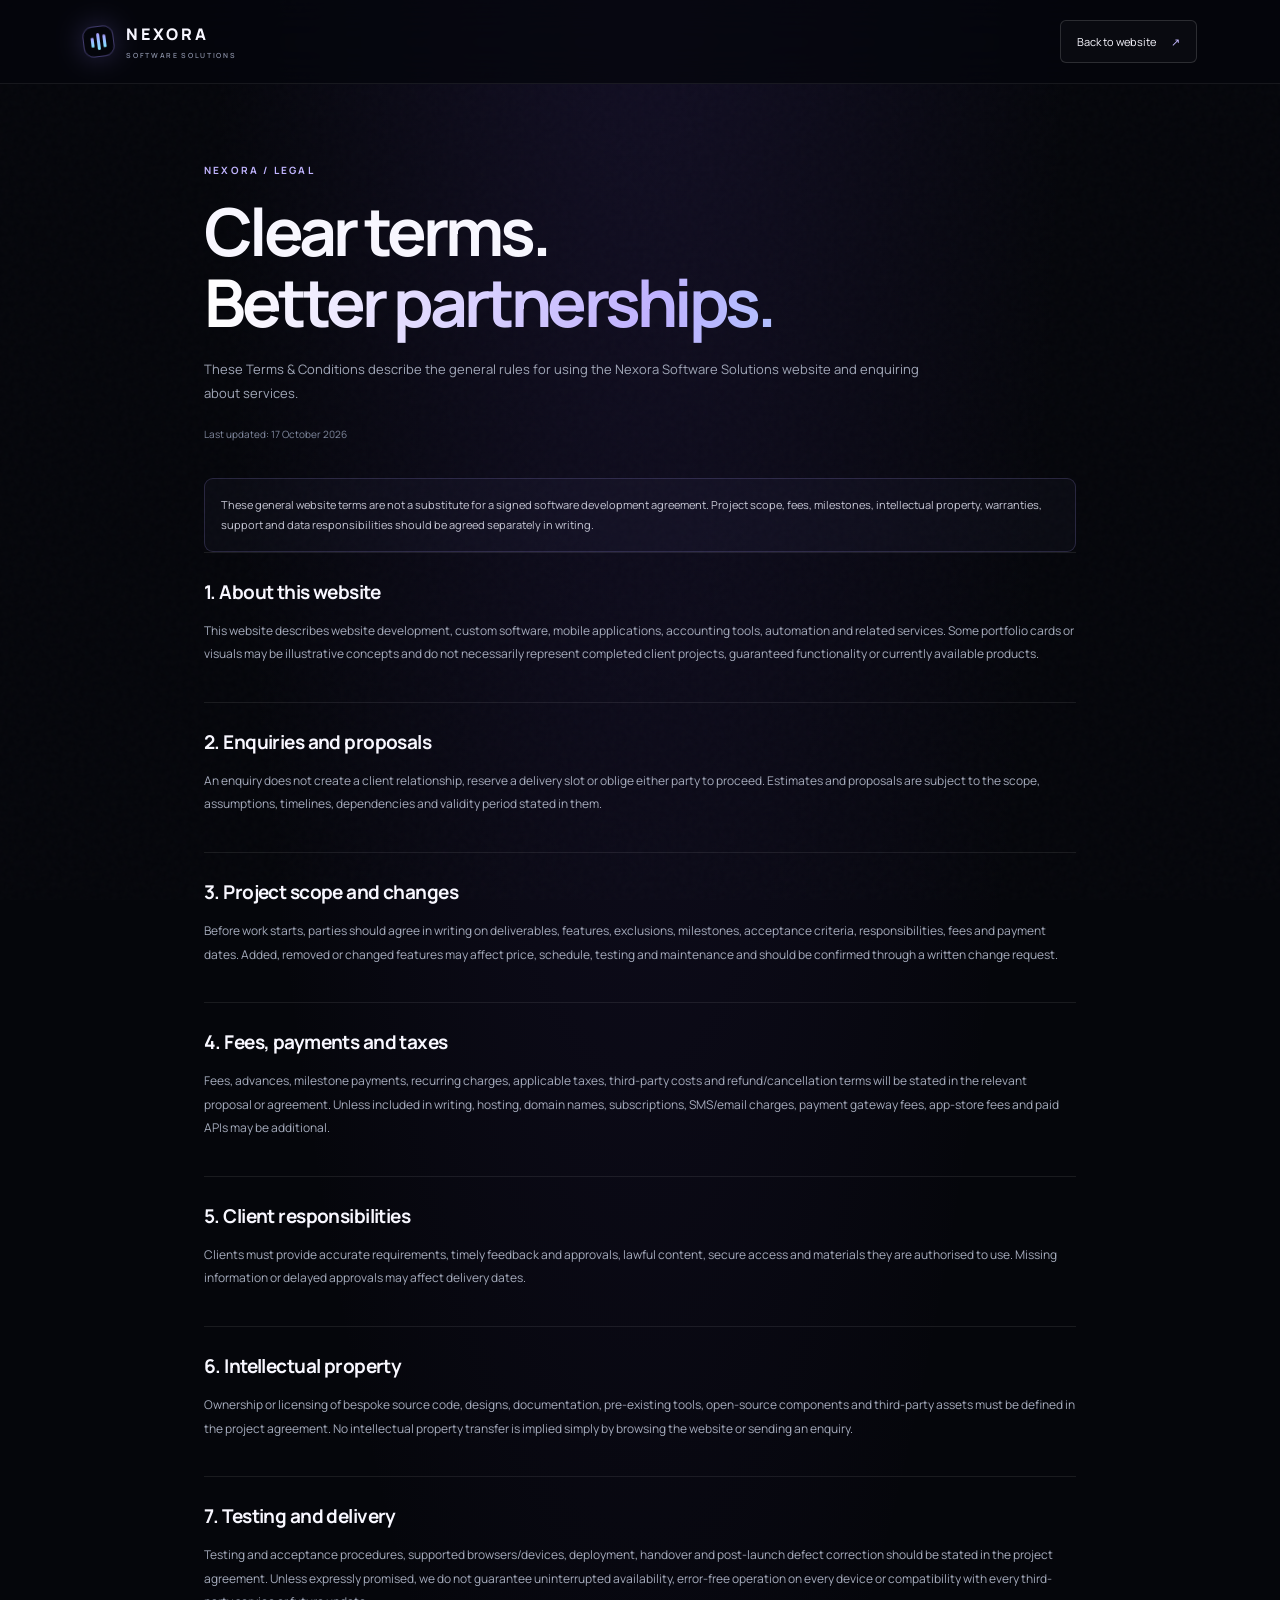
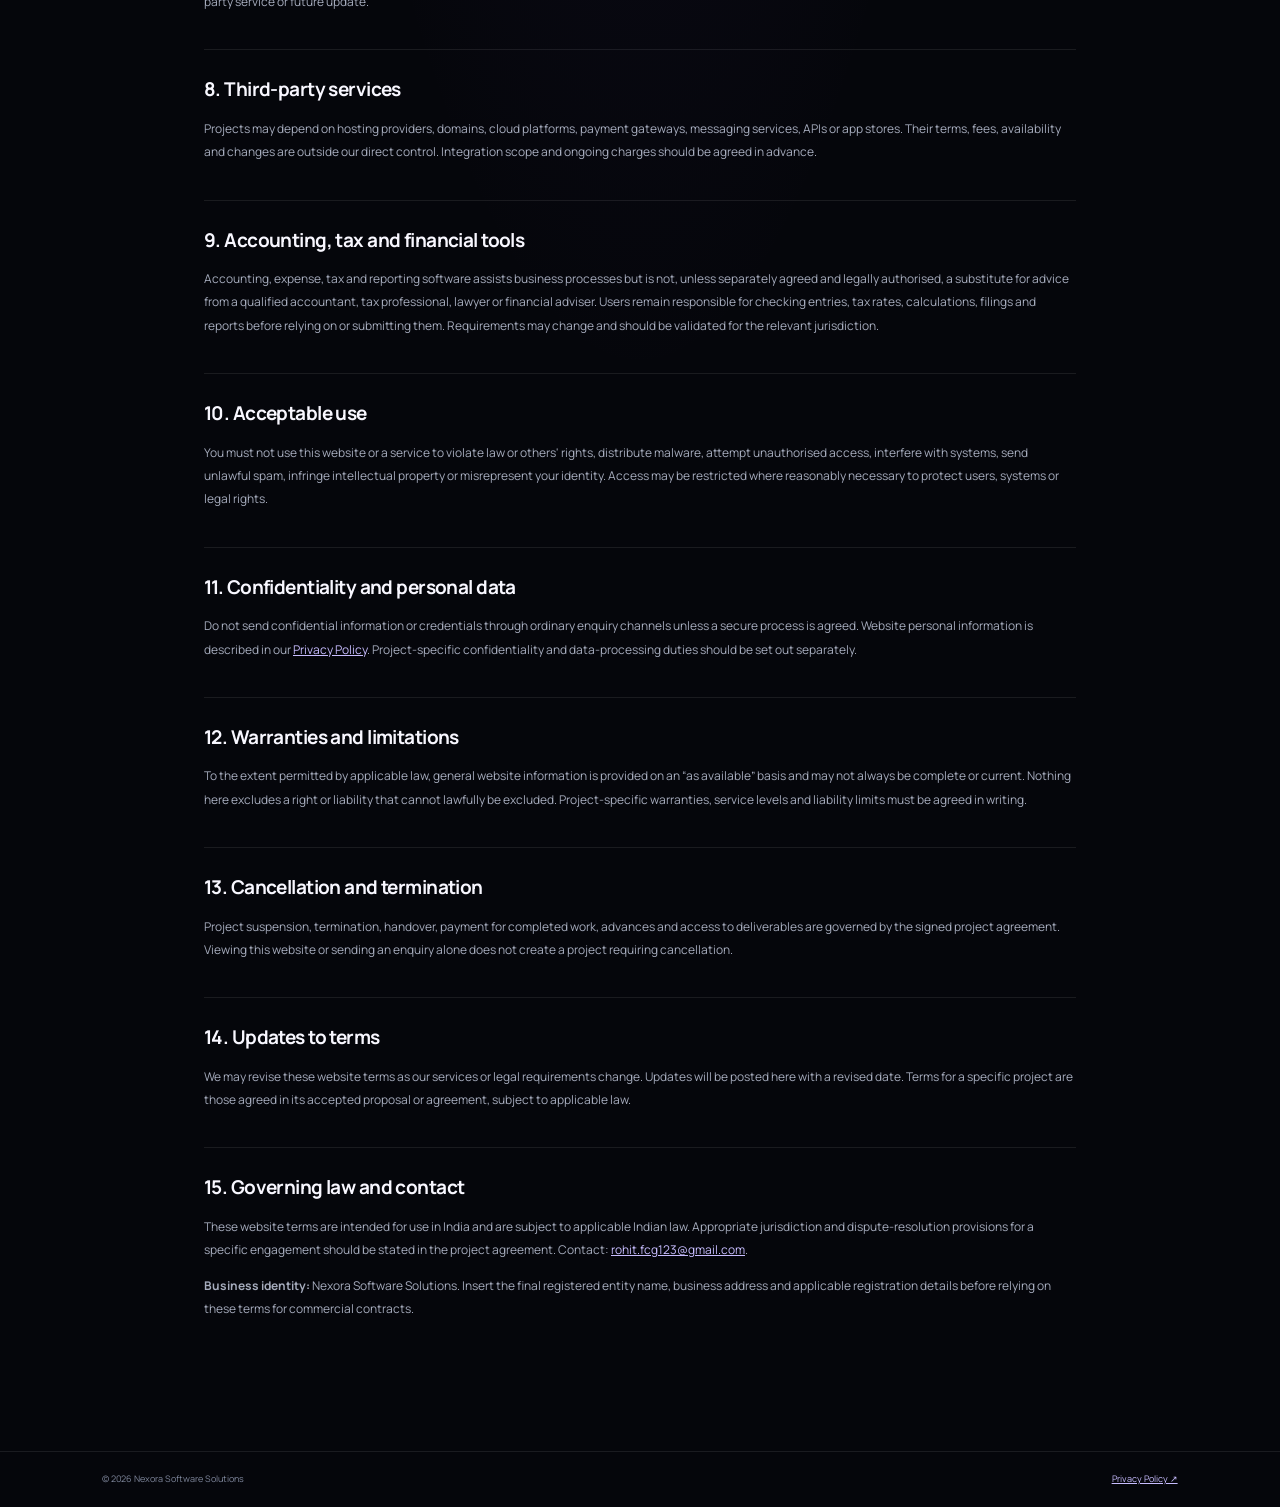
<file: terms.html>
<!doctype html><html lang="en"><head><meta charset="utf-8"><meta name="viewport" content="width=device-width,initial-scale=1"><meta name="theme-color" content="#070910"><title>Terms & Conditions | Nexora Software Solutions</title><link rel="preconnect" href="https://fonts.googleapis.com"><link href="https://fonts.googleapis.com/css2?family=DM+Sans:wght@400;500;600;700&family=Manrope:wght@400;500;600;700;800&display=swap" rel="stylesheet"><link rel="stylesheet" href="style.css?v=nexora-legal-3"><style>.legal-wrap{max-width:920px;margin:0 auto;padding:78px 24px 95px}.legal-wrap h1{font-size:clamp(38px,6vw,66px);line-height:1.08;letter-spacing:-.06em;margin:18px 0}.legal-lede{color:#a1a7b8;font-size:13px;line-height:1.9;max-width:720px}.legal-date{font-size:10px;color:#81899f;margin:20px 0 36px}.legal-section{padding:24px 0;border-top:1px solid #ffffff15}.legal-section h2{font-size:19px;letter-spacing:-.03em;margin:0 0 12px}.legal-section p,.legal-section li{font-size:12px;line-height:1.95;color:#a6acbd}.legal-section ul{padding-left:20px}.legal-note{border:1px solid #a99aff30;background:#a99aff09;border-radius:9px;padding:16px;color:#c8c9d7;font-size:11px;line-height:1.8}.legal-contact{color:#c8bdff;text-decoration:underline}.legal-footer{border-top:1px solid #ffffff16;padding:20px 8%;display:flex;justify-content:space-between;gap:20px;font-size:9px;color:#7f879c}@media(max-width:600px){.legal-wrap{padding:55px 6% 70px}.legal-footer{padding:20px 6%;flex-direction:column}}</style></head><body><header class="topbar"><a class="brand" href="index.html"><span class="brand-icon"><i></i><i></i><i></i></span><span>NEXORA<small>SOFTWARE SOLUTIONS</small></span></a><a class="nav-cta" href="index.html">Back to website <span>↗</span></a></header><main class="legal-wrap"><div class="eyebrow">NEXORA / LEGAL</div><h1>Clear terms.<br><span class="gradient-text">Better partnerships.</span></h1><p class="legal-lede">These Terms & Conditions describe the general rules for using the Nexora Software Solutions website and enquiring about services.</p><p class="legal-date">Last updated: 17 October 2026</p><div class="legal-note">These general website terms are not a substitute for a signed software development agreement. Project scope, fees, milestones, intellectual property, warranties, support and data responsibilities should be agreed separately in writing.</div>
<section class="legal-section"><h2>1. About this website</h2><p>This website describes website development, custom software, mobile applications, accounting tools, automation and related services. Some portfolio cards or visuals may be illustrative concepts and do not necessarily represent completed client projects, guaranteed functionality or currently available products.</p></section>
<section class="legal-section"><h2>2. Enquiries and proposals</h2><p>An enquiry does not create a client relationship, reserve a delivery slot or oblige either party to proceed. Estimates and proposals are subject to the scope, assumptions, timelines, dependencies and validity period stated in them.</p></section>
<section class="legal-section"><h2>3. Project scope and changes</h2><p>Before work starts, parties should agree in writing on deliverables, features, exclusions, milestones, acceptance criteria, responsibilities, fees and payment dates. Added, removed or changed features may affect price, schedule, testing and maintenance and should be confirmed through a written change request.</p></section>
<section class="legal-section"><h2>4. Fees, payments and taxes</h2><p>Fees, advances, milestone payments, recurring charges, applicable taxes, third-party costs and refund/cancellation terms will be stated in the relevant proposal or agreement. Unless included in writing, hosting, domain names, subscriptions, SMS/email charges, payment gateway fees, app-store fees and paid APIs may be additional.</p></section>
<section class="legal-section"><h2>5. Client responsibilities</h2><p>Clients must provide accurate requirements, timely feedback and approvals, lawful content, secure access and materials they are authorised to use. Missing information or delayed approvals may affect delivery dates.</p></section>
<section class="legal-section"><h2>6. Intellectual property</h2><p>Ownership or licensing of bespoke source code, designs, documentation, pre-existing tools, open-source components and third-party assets must be defined in the project agreement. No intellectual property transfer is implied simply by browsing the website or sending an enquiry.</p></section>
<section class="legal-section"><h2>7. Testing and delivery</h2><p>Testing and acceptance procedures, supported browsers/devices, deployment, handover and post-launch defect correction should be stated in the project agreement. Unless expressly promised, we do not guarantee uninterrupted availability, error-free operation on every device or compatibility with every third-party service or future update.</p></section>
<section class="legal-section"><h2>8. Third-party services</h2><p>Projects may depend on hosting providers, domains, cloud platforms, payment gateways, messaging services, APIs or app stores. Their terms, fees, availability and changes are outside our direct control. Integration scope and ongoing charges should be agreed in advance.</p></section>
<section class="legal-section"><h2>9. Accounting, tax and financial tools</h2><p>Accounting, expense, tax and reporting software assists business processes but is not, unless separately agreed and legally authorised, a substitute for advice from a qualified accountant, tax professional, lawyer or financial adviser. Users remain responsible for checking entries, tax rates, calculations, filings and reports before relying on or submitting them. Requirements may change and should be validated for the relevant jurisdiction.</p></section>
<section class="legal-section"><h2>10. Acceptable use</h2><p>You must not use this website or a service to violate law or others' rights, distribute malware, attempt unauthorised access, interfere with systems, send unlawful spam, infringe intellectual property or misrepresent your identity. Access may be restricted where reasonably necessary to protect users, systems or legal rights.</p></section>
<section class="legal-section"><h2>11. Confidentiality and personal data</h2><p>Do not send confidential information or credentials through ordinary enquiry channels unless a secure process is agreed. Website personal information is described in our <a class="legal-contact" href="privacy.html">Privacy Policy</a>. Project-specific confidentiality and data-processing duties should be set out separately.</p></section>
<section class="legal-section"><h2>12. Warranties and limitations</h2><p>To the extent permitted by applicable law, general website information is provided on an “as available” basis and may not always be complete or current. Nothing here excludes a right or liability that cannot lawfully be excluded. Project-specific warranties, service levels and liability limits must be agreed in writing.</p></section>
<section class="legal-section"><h2>13. Cancellation and termination</h2><p>Project suspension, termination, handover, payment for completed work, advances and access to deliverables are governed by the signed project agreement. Viewing this website or sending an enquiry alone does not create a project requiring cancellation.</p></section>
<section class="legal-section"><h2>14. Updates to terms</h2><p>We may revise these website terms as our services or legal requirements change. Updates will be posted here with a revised date. Terms for a specific project are those agreed in its accepted proposal or agreement, subject to applicable law.</p></section>
<section class="legal-section"><h2>15. Governing law and contact</h2><p>These website terms are intended for use in India and are subject to applicable Indian law. Appropriate jurisdiction and dispute-resolution provisions for a specific engagement should be stated in the project agreement. Contact: <a class="legal-contact" href="mailto:rohit.fcg123@gmail.com?subject=Nexora%20Terms%20Enquiry">rohit.fcg123@gmail.com</a>.</p><p><strong>Business identity:</strong> Nexora Software Solutions. Insert the final registered entity name, business address and applicable registration details before relying on these terms for commercial contracts.</p></section></main><footer class="legal-footer"><span>© <span id="year"></span> Nexora Software Solutions</span><a href="privacy.html" class="legal-contact">Privacy Policy ↗</a></footer><script>document.getElementById('year').textContent=new Date().getFullYear()</script></body></html>
</file>
<file: style.css>
:root{--bg:#070910;--panel:#0d111c;--panel2:#111724;--line:rgba(255,255,255,.1);--text:#f5f5f8;--muted:#a0a6b6;--purple:#9d8bff;--cyan:#8ce5ff;--gold:#d9c6ff;--sans:'Manrope',sans-serif}*{box-sizing:border-box}html{scroll-behavior:smooth;scroll-padding-top:86px}body{margin:0;background:var(--bg);color:var(--text);font-family:var(--sans);line-height:1.6;-webkit-font-smoothing:antialiased}body.intro-active{overflow:hidden}a{color:inherit;text-decoration:none}button{font:inherit}.site-shell{opacity:0;transform:translateY(12px);transition:opacity 1.1s ease,transform 1.1s ease}.site-shell.revealed{opacity:1;transform:none}.cosmic-intro{position:fixed;inset:0;z-index:1000;background:#03040a;display:grid;place-items:center;overflow:hidden;transition:opacity 1s ease,visibility 1s ease}.cosmic-intro.dismissed{opacity:0;visibility:hidden;pointer-events:none}.cosmic-intro canvas{position:absolute;inset:0;width:100%;height:100%}.intro-vignette{position:absolute;inset:0;background:radial-gradient(ellipse at center,transparent 10%,rgba(3,4,10,.25) 52%,#03040a 100%)}.intro-copy{position:relative;text-align:center;width:min(720px,90vw);padding:35px 20px;animation:introRise 1.2s .25s both}.intro-symbol{height:70px;width:70px;border:1px solid #b4a4ff66;border-radius:50%;margin:0 auto 28px;display:grid;place-items:center;position:relative;box-shadow:0 0 50px #8d77ff25,inset 0 0 25px #8d77ff12}.intro-symbol span{height:24px;width:24px;border-radius:50%;background:radial-gradient(circle at 35% 30%,#fff,#b5a4ff 35%,#6546db 70%,transparent);box-shadow:0 0 30px #aa9bff}.intro-symbol i{position:absolute;width:90px;height:34px;border:1px solid #a99aff80;border-radius:50%;transform:rotate(-32deg)}.intro-kicker,.eyebrow{font-size:10px;letter-spacing:.22em;font-weight:700;color:#b6a9ff}.intro-copy h1{font-size:clamp(36px,6.2vw,76px);line-height:1.07;letter-spacing:-.055em;margin:17px 0 16px;font-weight:600}.intro-copy h1 em{font-style:normal;background:linear-gradient(100deg,#fff,#c0b3ff 48%,#8ce5ff);-webkit-background-clip:text;background-clip:text;color:transparent}.intro-sub{font-size:13px;color:#b2b6c7}.intro-progress{height:2px;width:180px;background:#ffffff20;margin:28px auto 0;overflow:hidden}.intro-progress span{display:block;height:100%;width:0;background:linear-gradient(90deg,#9581ff,#8ce5ff);animation:progressFill 3.1s ease forwards}.skip-intro{position:absolute;top:calc(100% + 24px);left:50%;transform:translateX(-50%);background:transparent;border:0;color:#c8c9d5;font-size:11px;letter-spacing:.12em;cursor:pointer;opacity:.75}.skip-intro span{margin-left:8px;color:#c3b7ff}.intro-corner{position:absolute;bottom:24px;left:30px;right:30px;display:flex;justify-content:space-between;font-size:9px;letter-spacing:.16em;color:#797d90}.intro-corner span{color:#9b9db0}@keyframes progressFill{to{width:100%}}@keyframes introRise{from{opacity:0;transform:translateY(24px);filter:blur(8px)}to{opacity:1;transform:none;filter:blur(0)}}.topbar{height:84px;display:flex;align-items:center;justify-content:space-between;padding:0 6.5%;border-bottom:1px solid #ffffff0c;background:#070910e8;backdrop-filter:blur(20px);position:sticky;top:0;z-index:100}.brand{display:flex;align-items:center;gap:12px;font-weight:800;letter-spacing:.17em;font-size:16px}.brand small{display:block;font-size:7px;letter-spacing:.24em;font-weight:600;color:#898fa4;margin-top:2px}.brand-icon{height:31px;width:31px;display:flex;align-items:center;justify-content:center;gap:3px;border:1px solid #9e8dff66;border-radius:10px;transform:rotate(-7deg)}.brand-icon i{display:block;width:3px;border-radius:4px;background:linear-gradient(#a99cff,#80e5ff)}.brand-icon i:nth-child(1){height:10px}.brand-icon i:nth-child(2){height:17px}.brand-icon i:nth-child(3){height:13px}.desktop-nav{display:flex;gap:35px;font-size:11px;color:#b5b8c6}.desktop-nav a{transition:color .2s}.desktop-nav a:hover,.footer-links a:hover{color:#c4b8ff}.nav-cta{font-size:11px;border:1px solid #ffffff24;padding:12px 16px;border-radius:6px;background:#ffffff06}.nav-cta span{margin-left:13px;color:#c6baff}.mobile-menu{display:none;background:none;border:1px solid var(--line);border-radius:7px;color:#fff;padding:8px 11px}.hero{min-height:690px;position:relative;overflow:hidden;display:grid;grid-template-columns:1.04fr .96fr;align-items:center;padding:80px 8% 85px;background:radial-gradient(ellipse at 78% 43%,#1d1741 0%,#0a0c17 38%,#070910 72%)}.hero-grid{position:absolute;inset:0;opacity:.13;background-image:linear-gradient(#a7a0ff14 1px,transparent 1px),linear-gradient(90deg,#a7a0ff14 1px,transparent 1px);background-size:72px 72px;mask-image:linear-gradient(90deg,transparent,#000)}.hero-stars{position:absolute;inset:0;background-image:radial-gradient(1px 1px at 20% 25%,#fff9,transparent),radial-gradient(1px 1px at 62% 20%,#c9c0ffb0,transparent),radial-gradient(2px 2px at 75% 76%,#fff8,transparent),radial-gradient(1px 1px at 92% 30%,#fff9,transparent),radial-gradient(1px 1px at 50% 80%,#8ce5ff99,transparent);background-size:300px 220px;opacity:.7;animation:starDrift 30s linear infinite}.hero-copy{position:relative;z-index:2;max-width:590px}.eyebrow{display:flex;align-items:center;gap:9px}.live-dot{width:6px;height:6px;border-radius:50%;background:#8ce5ff;box-shadow:0 0 14px #8ce5ff;display:inline-block}.hero h1{font-size:clamp(43px,5.5vw,76px);letter-spacing:-.065em;line-height:1.06;font-weight:600;margin:26px 0 24px}.gradient-text{background:linear-gradient(100deg,#fff 2%,#c0b2ff 44%,#8ce5ff 90%);-webkit-background-clip:text;background-clip:text;color:transparent}.hero-lede{max-width:460px;color:#aeb3c4;font-size:14px;line-height:1.9}.hero-actions{display:flex;gap:13px;align-items:center;margin-top:31px}.button{display:inline-flex;align-items:center;gap:25px;padding:14px 18px;border-radius:6px;font-size:11px;font-weight:700;transition:transform .25s,box-shadow .25s,border-color .25s}.button:hover{transform:translateY(-3px)}.button-primary{color:#090a12;background:linear-gradient(110deg,#e0d8ff,#a6eaff);box-shadow:0 5px 35px #9d8bff22}.button-primary:hover{box-shadow:0 8px 40px #9d8bff40}.button-primary span{font-size:16px}.button-quiet{border:1px solid #ffffff20;color:#e1e2ec}.play-icon{display:grid;place-items:center;border:1px solid #ffffff40;border-radius:50%;height:22px;width:22px;font-size:8px;padding-left:2px}.hero-proof{display:flex;gap:13px;align-items:center;margin-top:52px}.proof-avatars{display:flex}.proof-avatars span{width:29px;height:29px;display:grid;place-items:center;border-radius:50%;border:2px solid #0a0c16;margin-left:-7px;background:linear-gradient(135deg,#3b345e,#141b2b);font-size:11px;color:#c9c2ff}.proof-avatars span:first-child{margin-left:0}.hero-proof p{font-size:10px;color:#c5c8d3;line-height:1.6;margin:0}.hero-proof small{font-size:9px;color:#858b9e}.hero-art{position:relative;height:500px;max-width:590px;width:100%;justify-self:end;perspective:900px}.planet{position:absolute;border-radius:50%}.planet-main{width:min(27vw,300px);height:min(27vw,300px);min-width:225px;min-height:225px;left:50%;top:50%;transform:translate(-50%,-50%);background:radial-gradient(circle at 29% 22%,#fff 0,#d7d2ff 2%,#8070d6 8%,#292457 32%,#0d1125 60%,#050710 75%);box-shadow:inset -35px -25px 55px #03040c,0 0 80px #7665e35c,0 0 170px #5e49b42b;overflow:hidden;animation:planetFloat 8s ease-in-out infinite}.planet-glow{position:absolute;inset:-20%;background:conic-gradient(from 20deg,transparent 0 18%,#9c8bff40 23%,transparent 32% 53%,#8ce5ff4a 60%,transparent 70%);filter:blur(13px);animation:spin 28s linear infinite}.planet-continent{position:absolute;inset:7%;border-radius:50%;background:repeating-linear-gradient(32deg,transparent 0 11px,#b7adff10 12px 13px),radial-gradient(ellipse at 30% 30%,#c3b8ff44,transparent 32%),radial-gradient(ellipse at 60% 60%,#6cddf122,transparent 40%);mix-blend-mode:screen}.orbit{position:absolute;left:50%;top:50%;border:1px solid #9b8bff40;border-radius:50%;transform:translate(-50%,-50%) rotate(-27deg);pointer-events:none}.orbit-one{width:120%;height:42%;animation:orbitPulse 7s ease-in-out infinite}.orbit-two{width:112%;height:60%;transform:translate(-50%,-50%) rotate(42deg);border-color:#8ce5ff2c}.orbit-three{width:87%;height:88%;transform:translate(-50%,-50%) rotate(72deg);border-color:#d3c8ff18}.planet-small{width:48px;height:48px;left:15%;top:25%;background:radial-gradient(circle at 30% 25%,#c3f2ff,#4c83b4 35%,#111a38 72%);box-shadow:0 0 35px #6dceff38;animation:planetFloat 6s ease-in-out infinite reverse}.planet-moon{width:15px;height:15px;right:16%;bottom:24%;background:#d8d4ff;box-shadow:0 0 20px #a99aff;animation:planetFloat 4s ease-in-out infinite}.art-cross{position:absolute;color:#b9acff;text-shadow:0 0 18px #9c8bff;font-size:24px}.cross-one{right:12%;top:24%;animation:twinkle 4s infinite}.cross-two{left:20%;bottom:21%;font-size:14px;animation:twinkle 3s 1s infinite}.art-label{position:absolute;display:flex;align-items:center;gap:10px;font-size:8px;letter-spacing:.2em;color:#c1bfd5}.art-label i{height:1px;width:35px;background:linear-gradient(90deg,#b5a7ff,transparent)}.label-top{top:8%;right:9%}.label-bottom{bottom:8%;left:5%}.label-bottom i{background:linear-gradient(90deg,transparent,#b5a7ff)}.floating-chip{position:absolute;display:flex;gap:10px;align-items:center;padding:11px 13px;border:1px solid #ffffff20;border-radius:9px;background:#101321c9;backdrop-filter:blur(12px);box-shadow:0 12px 40px #0005}.chip-one{top:20%;left:0}.chip-two{right:0;bottom:21%}.chip-icon{display:grid;place-items:center;width:30px;height:30px;border-radius:7px;background:#9d8bff18;color:#c8beff;font-size:18px}.floating-chip b,.floating-chip small{display:block}.floating-chip b{font-size:10px}.floating-chip small{font-size:8px;color:#8d93a8;margin-top:2px}.hero-bottom{position:absolute;bottom:0;left:8%;right:8%;height:52px;border-top:1px solid #ffffff16;display:flex;justify-content:space-between;align-items:center;color:#777e93;font-size:8px;letter-spacing:.15em}.scroll-cue{color:#b2b5c5}.scroll-cue b{color:#c0b5ff;margin-left:8px;font-size:13px}.marquee{overflow:hidden;border-top:1px solid #ffffff0c;border-bottom:1px solid #ffffff0c;background:#090b13}.marquee-track{display:flex;align-items:center;justify-content:space-around;gap:30px;white-space:nowrap;padding:19px 0;min-width:1100px;animation:marquee 34s linear infinite}.marquee span{font-size:9px;letter-spacing:.19em;color:#b5b9ca;font-weight:700}.marquee i{font-style:normal;color:#8e80f0;font-size:13px}.section{padding:125px 8%}.section-intro{display:flex;justify-content:space-between;align-items:end;gap:40px;margin-bottom:50px}.section-intro h2,.about-copy h2{font-size:clamp(36px,4.6vw,58px);letter-spacing:-.06em;line-height:1.12;font-weight:600;margin:20px 0 0}.muted-heading{color:#737b91}.section-intro>p{max-width:380px;font-size:12px;line-height:1.9;color:#9298aa;margin:0 0 5px}.service-grid{display:grid;grid-template-columns:repeat(2,1fr);gap:14px}.service-card{position:relative;padding:25px 27px 27px;border:1px solid #ffffff12;border-radius:12px;min-height:410px;background:linear-gradient(145deg,#111522,#0b0e17);overflow:hidden;transition:transform .35s,border-color .35s}.service-card:hover{transform:translateY(-5px);border-color:#a99aff55}.service-featured{background:radial-gradient(ellipse at 72% 34%,#30285c66,transparent 48%),linear-gradient(145deg,#121625,#0b0e17)}.card-top{display:flex;justify-content:space-between;align-items:center}.service-number{font-size:9px;color:#858ca3;letter-spacing:.15em}.service-glyph{width:32px;height:32px;border:1px solid #a99aff42;border-radius:50%;display:grid;place-items:center;color:#c7bdff;font-size:16px}.service-card h3{font-size:23px;line-height:1.25;letter-spacing:-.04em;font-weight:600;margin:24px 0 12px}.service-card p{font-size:11px;line-height:1.9;color:#9298aa;max-width:390px;margin:0}.text-link{display:inline-flex;gap:18px;align-items:center;color:#d1c9ff;font-size:10px;font-weight:700;margin-top:24px}.text-link span{font-size:15px;transition:transform .2s}.text-link:hover span{transform:translate(3px,-3px)}.service-illustration{height:115px;position:relative;overflow:hidden;border-radius:8px;margin-top:20px;background:#0a0d17;border:1px solid #ffffff0b}.browser-top{height:21px;border-bottom:1px solid #ffffff10;display:flex;align-items:center;gap:4px;padding:0 9px}.browser-top i{height:4px;width:4px;border-radius:50%;background:#8c90a7}.browser-top span{height:4px;width:35%;margin-left:12px;border-radius:4px;background:#ffffff10}.browser-body{display:flex;justify-content:space-between;padding:13px 15px}.browser-lines{display:flex;flex-direction:column;gap:7px;width:42%}.browser-lines b{height:6px;width:70%;background:#c3b6ff;border-radius:5px}.browser-lines b:nth-child(2){width:95%;height:9px;background:#f0efff}.browser-lines i{height:3px;width:80%;background:#ffffff18;border-radius:5px}.browser-orb{width:73px;height:73px;border-radius:50%;margin-top:-2px;background:radial-gradient(circle at 30% 20%,#e7e1ff,#8e7fe9 25%,#28244d 60%,#0b1020 75%);box-shadow:0 0 35px #9484ff30}.code-illustration{display:flex;align-items:center;justify-content:center;gap:12px;color:#c1b5ff;font-size:27px;background:radial-gradient(ellipse at 50% 50%,#30285b66,transparent 60%),#0a0d17}.code-illustration i,.code-illustration b,.code-illustration em{width:25px;height:3px;background:#8ce5ff;display:block;border-radius:3px;transform:rotate(-35deg);opacity:.7}.code-illustration b{width:38px;background:#c1b5ff;transform:rotate(35deg)}.code-illustration em{width:18px;background:#fff}.ai-illustration{display:grid;place-items:center;background:radial-gradient(circle at 50% 50%,#393064,#0a0d17 65%)}.ai-core{height:47px;width:47px;display:grid;place-items:center;border:1px solid #b9aaff90;border-radius:50%;color:#e5e0ff;font-size:24px;box-shadow:0 0 32px #9b8bff45,inset 0 0 20px #9b8bff22;z-index:2}.ai-illustration i{position:absolute;width:120px;height:45px;border:1px solid #a99aff40;border-radius:50%;transform:rotate(32deg)}.ai-illustration i:nth-of-type(2){transform:rotate(-32deg)}.ai-illustration i:nth-of-type(3){transform:rotate(90deg)}.ai-illustration i:nth-of-type(4){width:160px;height:65px;transform:rotate(0)}.app-illustration{display:grid;place-items:center;background:radial-gradient(ellipse at 60% 50%,#233f5a,#0a0d17 65%)}.phone-frame{width:54px;height:90px;border:1px solid #b9c8ff99;border-radius:9px;background:linear-gradient(145deg,#232947,#0c1120);position:relative;z-index:2;padding:17px 7px}.phone-frame div{position:absolute;top:5px;left:20px;width:13px;height:2px;background:#b9c8ff77;border-radius:3px}.phone-frame b{display:block;height:22px;background:linear-gradient(135deg,#9c8bff,#8ce5ff);border-radius:4px}.phone-frame i{display:block;height:3px;margin-top:6px;background:#ffffff35;border-radius:4px}.phone-frame span{display:block;height:9px;margin-top:7px;background:#9c8bff55;border-radius:3px}.phone-orb{position:absolute;width:80px;height:80px;border-radius:50%;background:#8ce5ff14;filter:blur(15px)}.manifesto{min-height:550px;position:relative;overflow:hidden;padding:100px 8%;background:radial-gradient(ellipse at 70% 50%,#272050,#0a0b14 57%,#080910)}.manifesto-noise{position:absolute;inset:0;opacity:.12;background-image:radial-gradient(#c9c2ff 0.5px,transparent .5px);background-size:7px 7px;mask-image:linear-gradient(90deg,transparent,#000)}.manifesto-content{position:relative;z-index:2;max-width:680px}.manifesto h2{font-size:clamp(42px,6vw,74px);line-height:1.05;letter-spacing:-.065em;font-weight:600;margin:25px 0}.manifesto h2 span{color:#9386d9}.manifesto-bottom{display:flex;align-items:end;justify-content:space-between;gap:35px;max-width:570px}.manifesto-bottom p{font-size:12px;line-height:1.9;color:#a3a7b9;max-width:370px;margin:0}.circle-link{width:50px;height:50px;border:1px solid #a99aff66;border-radius:50%;display:grid;place-items:center;color:#d6ceff;font-size:21px;transition:background .25s,transform .25s}.circle-link:hover{background:#a99aff20;transform:rotate(-45deg)}.manifesto-orb{position:absolute;right:8%;top:50%;width:min(36vw,410px);height:min(36vw,410px);transform:translateY(-50%);border-radius:50%;background:radial-gradient(circle at 32% 28%,#e5dcff,#9280dc 9%,#37306b 30%,#15162c 62%,#090b14 75%);box-shadow:inset -45px -25px 80px #03040b,0 0 90px #7460e438;opacity:.8}.orb-ring{position:absolute;inset:-8% -23%;border:1px solid #a89aff55;border-radius:50%;transform:rotate(-30deg)}.orb-ring:nth-child(2){inset:-15% -10%;transform:rotate(40deg);border-color:#8ce5ff36}.orb-ring:nth-child(3){inset:-25% -22%;transform:rotate(70deg);border-color:#a89aff24}.orb-center{position:absolute;inset:0;display:grid;place-items:center;color:#fff;font-size:100px;font-weight:800;letter-spacing:-.1em;text-shadow:0 0 45px #fff5}.orb-center span{font-size:24px;color:#d5ceff;position:absolute;top:25%;right:24%}.work-section{background:#090b13}.work-grid{display:grid;grid-template-columns:repeat(3,1fr);gap:15px}.work-card{display:block;min-width:0}.work-meta{display:flex;justify-content:space-between;gap:8px;font-size:7px;letter-spacing:.1em;color:#858ba1;margin-bottom:12px}.mock-window{height:270px;border-radius:9px;border:1px solid #ffffff1b;overflow:hidden;position:relative;transition:transform .4s,border-color .4s}.work-card:hover .mock-window{transform:translateY(-5px);border-color:#b6a8ff77}.tax-window{background:linear-gradient(145deg,#f0eee9,#c7d5d3);color:#152c2d}.mock-nav{height:36px;display:flex;align-items:center;gap:11px;padding:0 12px;font-size:7px;color:#3c5553}.mock-nav b{font-size:12px;margin-right:auto}.mock-nav b span{color:#718f82}.mock-nav i{height:3px;width:15px;border-radius:4px;background:#6f8980}.mock-nav strong{background:#183d36;color:white;padding:6px 8px;border-radius:3px;font-size:6px}.mock-hero{padding:28px 17px;position:relative}.mock-hero small{font-size:6px;letter-spacing:.1em;color:#577c72}.mock-hero>b{display:block;font-size:29px;line-height:1.03;letter-spacing:-.06em;margin-top:10px;position:relative;z-index:2}.mock-button{height:13px;width:65px;background:#234c42;border-radius:3px;margin-top:17px}.mock-shape{position:absolute;width:140px;height:140px;border-radius:50%;right:-8px;bottom:-70px;background:radial-gradient(circle at 35% 25%,#f3f0df,#9db9b0 25%,#356b64 55%,#1a3435);box-shadow:0 0 25px #305a4a45}.cma-window{display:flex;background:linear-gradient(135deg,#10182b,#222b48);color:#f2f4ff}.cma-sidebar{width:36px;background:#0b1120;display:flex;align-items:center;flex-direction:column;gap:18px;padding-top:13px}.cma-sidebar b{color:#b9b0ff;font-size:15px}.cma-sidebar b span{color:#8ce5ff}.cma-sidebar i{height:9px;width:9px;border-radius:3px;background:#ffffff23}.cma-content{padding:20px 15px;flex:1}.cma-content small{font-size:6px;color:#9ca9d1;letter-spacing:.1em}.cma-content>b{display:block;font-size:24px;line-height:1.1;letter-spacing:-.04em;margin-top:8px}.cma-stats{display:flex;gap:7px;margin-top:16px}.cma-stats span{height:32px;flex:1;border:1px solid #ffffff16;background:#ffffff08;border-radius:4px}.cma-bars{display:flex;align-items:end;gap:7px;height:44px;margin-top:8px;border-bottom:1px solid #ffffff15}.cma-bars i{display:block;flex:1;border-radius:3px 3px 0 0;background:linear-gradient(#a79aff,#6c65b7);height:30%}.cma-bars i:nth-child(2){height:55%}.cma-bars i:nth-child(3){height:45%}.cma-bars i:nth-child(4){height:80%}.cma-bars i:nth-child(5){height:60%}.cma-bars i:nth-child(6){height:95%}.cma-bars i:nth-child(7){height:75%}.abhyas-window{background:radial-gradient(ellipse at 90% 90%,#4b3276,#15132b 50%,#0b1020);padding:19px;color:white}.abhyas-head{display:flex;align-items:center;justify-content:space-between}.abhyas-head>span{font-size:15px;font-weight:800;letter-spacing:-.06em}.abhyas-dot{color:#a99aff}.abhyas-head small{font-size:5px;letter-spacing:.1em;color:#a9acc6}.abhyas-big{font-size:28px;line-height:1.04;letter-spacing:-.05em;font-weight:700;margin-top:35px}.abhyas-big em{font-style:normal;color:#c1b4ff}.abhyas-cards{display:flex;gap:5px;margin-top:22px}.abhyas-cards i{font-style:normal;font-size:6px;border:1px solid #ffffff2a;border-radius:4px;padding:7px 6px;background:#ffffff08}.work-caption{display:flex;justify-content:space-between;align-items:center;padding:17px 0 0}.work-caption h3{font-size:15px;margin:0 0 5px;letter-spacing:-.03em}.work-caption p{font-size:9px;color:#8e94a7;margin:0}.work-arrow{height:34px;width:34px;border:1px solid #ffffff24;border-radius:50%;display:grid;place-items:center;color:#c8beff;transition:transform .2s}.work-card:hover .work-arrow{transform:translate(3px,-3px)}.work-note{font-size:9px;color:#70788e;margin-top:30px}.approach-section{background:#0e1019;border-top:1px solid #ffffff0a;border-bottom:1px solid #ffffff0a}.process-grid{display:grid;grid-template-columns:repeat(4,1fr);gap:12px}.process-grid article{padding:22px 20px;border:1px solid #ffffff13;border-radius:9px;background:linear-gradient(140deg,#141724,#0d1019)}.process-grid article>span{font-size:9px;color:#898fa5;letter-spacing:.14em}.process-icon{width:43px;height:43px;border:1px solid #a99aff55;border-radius:12px;display:grid;place-items:center;color:#c6bbff;font-size:21px;margin:26px 0 20px;background:#9d8bff0c}.process-grid h3{font-size:16px;margin:0 0 9px}.process-grid p{font-size:10px;line-height:1.9;color:#9399ac;margin:0}.about-section{display:grid;grid-template-columns:.95fr 1.05fr;gap:8%;align-items:center}.about-visual{height:450px;position:relative;overflow:hidden;border:1px solid #ffffff12;border-radius:12px;background:radial-gradient(ellipse at 50% 50%,#282050,#0c101c 65%)}.about-grid{position:absolute;inset:0;background-image:linear-gradient(#b5a8ff12 1px,transparent 1px),linear-gradient(90deg,#b5a8ff12 1px,transparent 1px);background-size:35px 35px;mask-image:radial-gradient(ellipse,#000,transparent 80%)}.about-monogram{position:absolute;inset:0;display:grid;place-items:center;font-size:190px;font-weight:800;letter-spacing:-.15em;color:#e2dcff;background:linear-gradient(135deg,#fff,#b4a5ff 45%,#8ce5ff);-webkit-background-clip:text;background-clip:text;-webkit-text-fill-color:transparent;text-shadow:0 0 50px #9d8bff22}.about-monogram span{position:absolute;top:25%;right:24%;font-size:24px;color:#8ce5ff;-webkit-text-fill-color:#8ce5ff}.about-orbit{position:absolute;left:50%;top:50%;width:120%;height:45%;border:1px solid #a99aff66;border-radius:50%;transform:translate(-50%,-50%) rotate(-32deg);box-shadow:0 0 25px #9d8bff12}.about-caption{position:absolute;bottom:18px;left:18px;right:18px;display:flex;justify-content:space-between;color:#a0a5b9;font-size:7px;letter-spacing:.13em}.about-copy h2{margin:20px 0}.about-copy>p{font-size:12px;color:#a0a6b7;line-height:2;max-width:500px}.principles{margin-top:26px;border-top:1px solid #ffffff14}.principles>div{display:flex;gap:13px;padding:14px 0;border-bottom:1px solid #ffffff14;align-items:center}.principles>div>span{width:33px;height:33px;display:grid;place-items:center;border:1px solid #a99aff35;border-radius:8px;color:#c1b6ff}.principles p{margin:0}.principles b,.principles small{display:block}.principles b{font-size:10px}.principles small{font-size:9px;color:#8e95a9;margin-top:4px}.cta-section{position:relative;text-align:center;overflow:hidden;padding:110px 20px 65px;background:radial-gradient(ellipse at 50% 25%,#2c2458,#0b0d17 60%)}.cta-glow{position:absolute;left:50%;top:-180px;transform:translateX(-50%);width:550px;height:400px;border-radius:50%;background:#9380ff1c;filter:blur(80px)}.cta-section>*:not(.cta-glow){position:relative}.cta-section .eyebrow{justify-content:center}.cta-section h2{font-size:clamp(40px,6vw,70px);line-height:1.05;letter-spacing:-.065em;font-weight:600;margin:24px 0}.cta-section h2 span{background:linear-gradient(100deg,#fff,#c1b4ff,#8ce5ff);-webkit-background-clip:text;background-clip:text;color:transparent}.cta-section>p{font-size:12px;color:#a5a9ba}.cta-button{margin-top:17px}.cta-foot{max-width:1000px;margin:80px auto 0;padding-top:18px;border-top:1px solid #ffffff19;display:flex;justify-content:space-between;color:#858ba0;font-size:8px;letter-spacing:.15em}.footer{padding:35px 8% 20px;background:#070910}.footer-brand{display:inline-flex}.footer>p{font-size:10px;color:#8d93a6;margin:15px 0 25px}.footer-links{display:flex;gap:24px;font-size:10px;color:#aeb2c1}.footer-bottom{display:flex;justify-content:space-between;margin-top:34px;padding-top:17px;border-top:1px solid #ffffff12;color:#777e92;font-size:8px}.footer-bottom b{color:#a99aff;margin-left:8px}@keyframes planetFloat{0%,100%{translate:0 0}50%{translate:0 -12px}}@keyframes spin{to{transform:rotate(360deg)}}@keyframes orbitPulse{0%,100%{opacity:.55}50%{opacity:1}}@keyframes twinkle{0%,100%{opacity:.5;transform:scale(.8)}50%{opacity:1;transform:scale(1.2)}}@keyframes starDrift{to{background-position:300px 220px}}@keyframes marquee{to{transform:translateX(-35%)}}.reveal{opacity:0;transform:translateY(22px);transition:opacity .8s ease,transform .8s ease}.reveal.visible{opacity:1;transform:none}@media(min-width:1400px){.hero{padding-left:11%;padding-right:11%}.section{padding-left:11%;padding-right:11%}.manifesto{padding-left:11%;padding-right:11%}}@media(max-width:900px){.topbar{padding:0 5%;height:72px}.desktop-nav{gap:17px}.hero{padding:70px 6% 85px;grid-template-columns:1fr .9fr}.hero-art{height:420px}.floating-chip{transform:scale(.85)}.section{padding:90px 6%}.manifesto{padding:85px 6%}.manifesto-orb{right:-8%;opacity:.45}.about-section{gap:5%}.about-visual{height:390px}.work-grid{gap:10px}.mock-window{height:230px}.mock-hero>b{font-size:25px}.abhyas-big{font-size:24px}}@media(max-width:650px){.topbar{height:68px;padding:0 5%}.brand{font-size:14px}.brand-icon{width:28px;height:28px}.desktop-nav{display:none;position:absolute;top:67px;left:0;right:0;padding:20px 5%;background:#0a0c15;border-bottom:1px solid #ffffff19;flex-direction:column;gap:18px}.desktop-nav.open{display:flex}.nav-cta{margin-left:auto;margin-right:10px;padding:10px 11px;font-size:9px}.nav-cta span{margin-left:6px}.mobile-menu{display:block}.hero{display:block;padding:68px 6% 80px;min-height:unset}.hero h1{font-size:clamp(42px,11vw,64px)}.hero-lede{font-size:13px}.hero-proof{margin-top:33px}.hero-art{height:360px;margin:18px auto 0;max-width:450px}.planet-main{width:225px;height:225px}.floating-chip{padding:8px 9px}.chip-one{top:14%;left:-1%}.chip-two{right:-1%;bottom:13%}.chip-icon{width:25px;height:25px}.floating-chip b{font-size:9px}.floating-chip small{font-size:7px}.art-label{font-size:7px}.hero-bottom{left:6%;right:6%;font-size:6px;letter-spacing:.08em}.hero-bottom>span:first-child{max-width:100px}.hero-bottom>span:last-child{max-width:100px;text-align:right}.marquee-track{padding:15px 0}.section{padding:75px 6%}.section-intro{display:block;margin-bottom:33px}.section-intro h2,.about-copy h2{font-size:43px}.section-intro>p{margin-top:20px}.service-grid{grid-template-columns:1fr}.service-card{min-height:375px;padding:22px}.service-illustration{height:105px}.service-card h3{font-size:22px}.manifesto{padding:75px 6%;min-height:510px}.manifesto h2{font-size:clamp(42px,10vw,61px)}.manifesto-orb{width:230px;height:230px;right:-75px;top:72%;opacity:.3}.manifesto-bottom{align-items:center}.manifesto-bottom p{font-size:11px}.circle-link{flex-shrink:0;width:42px;height:42px}.work-grid{grid-template-columns:1fr;gap:34px}.mock-window{height:280px}.mock-hero>b{font-size:34px}.cma-content>b{font-size:29px}.abhyas-big{font-size:33px}.work-meta{font-size:8px}.work-note{line-height:1.8}.process-grid{grid-template-columns:repeat(2,1fr);gap:9px}.process-grid article{padding:17px 14px}.process-icon{margin:20px 0 15px}.process-grid h3{font-size:15px}.process-grid p{font-size:9px}.about-section{grid-template-columns:1fr;gap:35px}.about-visual{height:330px}.about-monogram{font-size:155px}.about-copy h2{font-size:43px}.cta-section{padding:85px 6% 45px}.cta-section h2{font-size:clamp(39px,10vw,58px)}.cta-foot{margin-top:55px;font-size:6px;letter-spacing:.07em;gap:15px}.footer{padding:30px 6% 18px}.footer-links{gap:15px;flex-wrap:wrap}.footer-bottom{font-size:7px;gap:15px}.footer-bottom span:last-child{text-align:right}.intro-copy h1{font-size:clamp(38px,10vw,60px)}.intro-kicker{font-size:8px;letter-spacing:.15em}.intro-sub{font-size:11px}.intro-corner{left:15px;right:15px;bottom:15px;font-size:7px}}@media(prefers-reduced-motion:reduce){*,*::before,*::after{scroll-behavior:auto!important;animation-duration:.01ms!important;animation-iteration-count:1!important;transition-duration:.01ms!important}.cosmic-intro{display:none}.site-shell{opacity:1;transform:none}body.intro-active{overflow:auto}.reveal{opacity:1;transform:none}}
/* Nexora business solutions expansion */
.business-solutions{background:linear-gradient(180deg,#090b13,#0d101a 48%,#090b13);border-top:1px solid #ffffff0b;border-bottom:1px solid #ffffff0b}
.solution-grid{display:grid;grid-template-columns:repeat(2,minmax(0,1fr));gap:16px}
.solution-card{min-width:0;padding:24px;border:1px solid #ffffff13;border-radius:12px;background:linear-gradient(145deg,#121623,#0b0e17);overflow:hidden;transition:transform .35s,border-color .35s,box-shadow .35s}
.solution-card:hover{transform:translateY(-4px);border-color:#a99aff55;box-shadow:0 18px 60px #0003}
.solution-top{display:flex;justify-content:space-between;gap:10px;align-items:center}
.solution-tag,.solution-index{font-size:8px;letter-spacing:.11em;color:#9ba1b6}
.solution-tag{color:#c4b9ff;font-weight:700}
.solution-art{height:220px;margin:19px 0 24px;border-radius:9px;position:relative;overflow:hidden;border:1px solid #ffffff0b;background:#090c15}
.solution-card h3{font-size:24px;line-height:1.25;letter-spacing:-.045em;margin:0 0 12px}
.solution-card>p{font-size:11px;color:#9ca2b4;line-height:1.9;max-width:560px}
.feature-pills{display:flex;flex-wrap:wrap;gap:7px;margin:18px 0 3px}
.feature-pills span{font-size:8px;color:#c1c5d3;border:1px solid #ffffff17;border-radius:999px;padding:6px 9px;background:#ffffff04}
.solution-card .text-link{margin-top:21px}
.restaurant-art{background:radial-gradient(ellipse at 70% 45%,#4a2d65,#111223 48%,#090c15)}
.restaurant-phone{position:absolute;left:50%;top:18px;transform:translateX(-50%) rotate(-5deg);height:265px;width:172px;border:4px solid #30344b;border-radius:23px;background:#f0eee9;color:#1b202b;padding:12px 10px;box-shadow:0 22px 65px #0008}
.r-phone-top{font-size:8px;font-weight:800;display:flex;justify-content:space-between;color:#293d38}
.food-hero{height:80px;border-radius:7px;margin-top:10px;padding:12px 8px;background:linear-gradient(130deg,#273e36,#8d6547);color:#fff;font-size:10px;font-weight:800;position:relative;overflow:hidden}
.food-hero i{position:absolute;right:8px;bottom:-6px;font-size:53px;color:#f1c17e}
.food-line{height:5px;width:70%;background:#c5c8c4;border-radius:5px;margin-top:12px}.food-line.short{width:43%;margin-top:6px}
.food-items{display:flex;gap:7px;margin-top:10px}.food-items i{height:29px;flex:1;border-radius:5px;background:linear-gradient(145deg,#d5a66e,#456b50)}.food-items i:nth-child(2){background:linear-gradient(145deg,#dbd3aa,#985844)}.food-items i:nth-child(3){background:linear-gradient(145deg,#9fbd82,#3d5546)}
.food-cta{margin-top:9px;background:#263e35;color:#fff;text-align:center;font-size:8px;padding:7px;border-radius:4px}
.delivery-orbit{position:absolute;width:190px;height:70px;border:1px solid #e0bdff66;border-radius:50%;top:65px;right:5%;transform:rotate(-30deg);color:#d6baff}
.delivery-pin{position:absolute;right:18%;bottom:24%;width:37px;height:37px;border-radius:50%;display:grid;place-items:center;background:#d7b5ff;color:#2a183c;box-shadow:0 0 25px #d7b5ff55}
.accounting-art{background:radial-gradient(ellipse at 65% 50%,#202a4b,#090d17 70%)}
.account-window{position:absolute;inset:25px 25px 25px 22px;border:1px solid #ffffff20;border-radius:8px;background:#101726;display:flex;box-shadow:0 22px 60px #0006;overflow:hidden}
.account-sidebar{width:39px;background:#0a101c;border-right:1px solid #ffffff10;display:flex;align-items:center;flex-direction:column;gap:19px;padding-top:13px;flex-shrink:0}
.account-sidebar b{color:#b9b0ff;font-size:12px}.account-sidebar i{height:8px;width:8px;border-radius:3px;background:#ffffff24}
.account-main{padding:15px 13px;flex:1;min-width:0}.account-main>small{display:block;color:#9ca5bc;font-size:6px;letter-spacing:.12em}.account-main> b{display:block;font-size:14px;margin-top:5px;letter-spacing:-.04em}
.account-metrics{display:flex;gap:7px;margin-top:11px}.account-metrics>span{display:block;min-width:0;flex:1;padding:8px 7px;background:#ffffff06;border:1px solid #ffffff12;border-radius:5px}.account-metrics small,.account-metrics b,.account-metrics i{display:block}.account-metrics small{font-size:5px;color:#969fb6}.account-metrics b{font-size:10px;margin:5px 0}.account-metrics i{font-size:6px;color:#8ce5bb;font-style:normal}
.account-chart{height:47px;display:flex;align-items:end;gap:5px;border-bottom:1px solid #ffffff15;margin-top:13px;padding:0 4px}.account-chart i{display:block;flex:1;height:25%;background:linear-gradient(#b2a4ff,#6253a8);border-radius:3px 3px 0 0}.account-chart i:nth-child(2){height:48%}.account-chart i:nth-child(3){height:34%}.account-chart i:nth-child(4){height:68%}.account-chart i:nth-child(5){height:55%}.account-chart i:nth-child(6){height:85%}.account-chart i:nth-child(7){height:62%}.account-chart i:nth-child(8){height:96%}.account-chart i:nth-child(9){height:72%}.account-chart i:nth-child(10){height:90%}.account-chart i:nth-child(11){height:100%}
.custom-stamp{position:absolute;right:7%;bottom:12%;width:65px;height:65px;display:grid;place-content:center;text-align:center;border:1px solid #c6b7ff;border-radius:50%;background:#15142a;color:#d9d0ff;font-size:9px;font-weight:800;letter-spacing:.08em;line-height:1.3;transform:rotate(12deg);box-shadow:0 0 30px #a99aff25}
.custom-note{display:flex;gap:10px;align-items:flex-start;padding:12px;margin-top:18px;background:#a99aff0b;border:1px solid #a99aff24;border-radius:8px}.custom-note>span{font-size:21px;color:#c8bbff}.custom-note p{margin:0}.custom-note b,.custom-note small{display:block}.custom-note b{font-size:10px}.custom-note small{font-size:9px;color:#969cb0;line-height:1.7;margin-top:4px}
.business-web-art{background:radial-gradient(ellipse at 75% 30%,#214552,#101724 50%,#090c15)}
.web-browser{position:absolute;left:9%;right:13%;top:28px;bottom:22px;border:1px solid #ffffff2a;border-radius:8px;background:#e7ecea;color:#1a2e32;overflow:hidden;box-shadow:0 18px 50px #0006;transform:rotate(-3deg)}
.web-browser-top{height:23px;display:flex;align-items:center;gap:4px;padding:0 8px;background:#d5ddda;border-bottom:1px solid #c2ceca}.web-browser-top i{height:4px;width:4px;border-radius:50%;background:#879995}.web-browser-top span{font-size:6px;color:#7a8985;margin-left:10px}
.web-browser-body{padding:19px;position:relative}.web-browser-body small{font-size:6px;letter-spacing:.12em;color:#5a7b73}.web-browser-body>b{display:block;font-size:25px;line-height:1.02;letter-spacing:-.06em;margin-top:9px;position:relative;z-index:1}.web-browser-body em{font-style:normal;color:#398776}.web-mini-button{height:13px;width:70px;background:#1d5146;border-radius:3px;margin-top:13px}.web-mini-orb{position:absolute;right:-20px;bottom:-70px;width:160px;height:160px;border-radius:50%;background:radial-gradient(circle at 35% 30%,#e9f0d4,#72a99b 35%,#224a50 70%);box-shadow:0 0 40px #6fc4b64d}
.web-floating-card{position:absolute;right:5%;bottom:19%;background:#131b29;border:1px solid #ffffff24;border-radius:8px;padding:11px 13px;box-shadow:0 15px 35px #0007}.web-floating-card span{display:inline-grid;place-items:center;width:20px;height:20px;border-radius:6px;background:#9b8bff22;color:#c6bbff;margin-right:6px}.web-floating-card b{font-size:9px}.web-floating-card small{display:block;font-size:7px;color:#9aa2b5;margin-top:4px}
.expense-art{background:radial-gradient(ellipse at 70% 45%,#264d50,#101a23 50%,#090c15)}
.expense-phone{position:absolute;left:50%;top:15px;transform:translateX(-50%) rotate(4deg);width:190px;height:260px;border:4px solid #2a3945;border-radius:22px;background:#101a25;padding:15px 12px;box-shadow:0 20px 65px #0008}
.expense-greeting{font-size:10px;color:#aab7c1;line-height:1.4}.expense-greeting b{font-size:13px;color:#f3f5f7}
.expense-balance{margin-top:12px;padding:10px;background:linear-gradient(135deg,#254b4a,#1c313e);border:1px solid #ffffff13;border-radius:8px}.expense-balance small,.expense-balance b,.expense-balance span{display:block}.expense-balance small{font-size:5px;letter-spacing:.12em;color:#a8c8c0}.expense-balance b{font-size:19px;margin:4px 0}.expense-balance span{font-size:6px;color:#90e0bc}
.expense-bars{height:40px;display:flex;align-items:end;gap:7px;margin-top:10px;border-bottom:1px solid #ffffff14}.expense-bars i{flex:1;height:40%;background:linear-gradient(#86e4c4,#377e7d);border-radius:3px 3px 0 0}.expense-bars i:nth-child(2){height:65%}.expense-bars i:nth-child(3){height:50%}.expense-bars i:nth-child(4){height:90%}.expense-bars i:nth-child(5){height:72%}.expense-bars i:nth-child(6){height:100%}.expense-bars i:nth-child(7){height:80%}
.expense-row{display:flex;align-items:center;gap:7px;margin-top:9px;font-size:7px;color:#c8d1d8}.expense-row i{font-style:normal;width:20px;height:20px;display:grid;place-items:center;border-radius:5px;background:#8ce5ff16;color:#8ce5ff}.expense-row span{flex:1}.expense-row b{font-size:7px}
.expense-ring{position:absolute;right:10%;top:21%;width:56px;height:56px;border-radius:50%;border:1px solid #8ce5ff70;display:grid;place-items:center;color:#b4fff1;box-shadow:0 0 30px #8ce5ff25;font-size:21px}
.stock-art{background:radial-gradient(ellipse at 30% 40%,#33305b,#10121e 55%,#090c15)}
.stock-panel{position:absolute;inset:28px 9%;border:1px solid #ffffff20;border-radius:8px;background:#111725;padding:15px 16px;box-shadow:0 18px 50px #0006}.stock-panel-head{display:flex;justify-content:space-between;font-size:9px;font-weight:700;margin-bottom:12px}.stock-panel-head b{color:#7e879b}
.stock-item{display:flex;align-items:center;gap:9px;padding:9px 0;border-top:1px solid #ffffff12}.stock-item>i{font-style:normal;display:grid;place-items:center;width:27px;height:27px;border-radius:6px;background:#9d8bff19;color:#c8bdff}.stock-item span{flex:1}.stock-item span b,.stock-item span small{display:block}.stock-item span b{font-size:8px}.stock-item span small{font-size:6px;color:#8992a8;margin-top:3px}.stock-item>strong{font-size:10px;color:#9ce5c5}.stock-item>strong.low-stock{color:#ffcf91}.stock-progress{height:4px;border-radius:4px;background:#ffffff14;margin-top:10px;overflow:hidden}.stock-progress span{display:block;width:76%;height:100%;background:linear-gradient(90deg,#a99aff,#8ce5ff)}.stock-caption{display:block;font-size:6px;color:#8d95a9;margin-top:6px}
.workflow-art{background:radial-gradient(ellipse at 50% 30%,#26324c,#0b0e17 75%)}
.workflow-board{position:absolute;inset:35px 5%;display:flex;gap:8px}.workflow-column{flex:1;min-width:0;border:1px solid #ffffff14;border-radius:7px;background:#0b101b;padding:9px}.workflow-column>small{display:block;font-size:6px;letter-spacing:.1em;color:#a7a5ca;margin-bottom:10px}.workflow-column>div{padding:8px 6px;border-radius:5px;background:#151d2d;border:1px solid #ffffff10;margin-bottom:7px}.workflow-column>div i{display:block;width:20px;height:4px;border-radius:3px;background:#a99aff;margin-bottom:7px}.workflow-column>div b{display:block;width:85%;height:4px;border-radius:3px;background:#ffffff60}.workflow-column>div span{display:block;width:55%;height:3px;border-radius:3px;background:#ffffff20;margin-top:5px}.workflow-column:nth-child(2)>div i{background:#8ce5ff}.workflow-column:nth-child(3)>div i{background:#8ce5bb}
.solution-bottom-callout{display:flex;align-items:center;justify-content:space-between;gap:25px;margin-top:28px;padding:26px 28px;border:1px solid #a99aff26;border-radius:10px;background:linear-gradient(100deg,#151427,#0e1420)}.solution-bottom-callout h3{font-size:21px;line-height:1.3;letter-spacing:-.04em;margin:10px 0 0}
@media(max-width:900px){.solution-art{height:205px}.solution-card{padding:20px}.solution-card h3{font-size:22px}.account-window{inset:25px 18px}.custom-stamp{right:4%}}
@media(max-width:650px){.solution-grid{grid-template-columns:1fr}.solution-card{padding:19px}.solution-art{height:215px}.solution-card h3{font-size:23px}.solution-tag{font-size:7px}.solution-index{font-size:7px}.solution-bottom-callout{display:block;padding:22px}.solution-bottom-callout h3{font-size:20px}.solution-bottom-callout .button{margin-top:18px}.restaurant-phone{width:165px}.account-window{inset:24px 16px}.custom-stamp{width:53px;height:53px;font-size:8px}.web-browser-body>b{font-size:23px}.expense-phone{width:180px}.stock-panel{inset:25px 6%;padding:13px}.workflow-board{inset:30px 3%;gap:5px}.workflow-column{padding:7px 5px}.workflow-column>small{font-size:5px}.workflow-column>div{padding:7px 4px}}


/* UPDATE #4 — Ultra-premium Nexora visual system */
:root{--bg:#05060b;--panel:#0b0e18;--panel2:#101525;--line:rgba(190,178,255,.16);--text:#f8f7ff;--muted:#a7adc0;--purple:#b3a2ff;--cyan:#91edff;--gold:#e3d5ff}
body{background:radial-gradient(ellipse at 50% -12%,rgba(99,67,185,.16),transparent 48%),var(--bg)}
body:before{content:"";position:fixed;inset:0;pointer-events:none;z-index:0;opacity:.12;background-image:url("data:image/svg+xml,%3Csvg viewBox='0 0 180 180' xmlns='http://www.w3.org/2000/svg'%3E%3Cfilter id='n'%3E%3CfeTurbulence type='fractalNoise' baseFrequency='.92' numOctaves='3' stitchTiles='stitch'/%3E%3C/filter%3E%3Crect width='100%25' height='100%25' filter='url(%23n)' opacity='.18'/%3E%3C/svg%3E")}
.site-shell{position:relative;z-index:1}
.topbar{background:rgba(5,6,13,.76);border-bottom:1px solid rgba(255,255,255,.075);backdrop-filter:blur(22px);-webkit-backdrop-filter:blur(22px)}
.brand-icon{box-shadow:0 0 28px rgba(157,139,255,.25)}
.desktop-nav a{transition:color .25s ease,background .25s ease}
.desktop-nav a:hover{color:#fff}
.nav-cta,.button{position:relative;isolation:isolate;overflow:hidden;transition:transform .28s ease,box-shadow .28s ease,border-color .28s ease}
.nav-cta:before,.button:before{content:"";position:absolute;inset:0;z-index:-1;background:linear-gradient(110deg,transparent 20%,rgba(255,255,255,.22) 48%,transparent 72%);transform:translateX(-140%);transition:transform .65s ease}
.nav-cta:hover:before,.button:hover:before{transform:translateX(140%)}
.button-primary{box-shadow:0 8px 32px rgba(123,95,255,.18),inset 0 1px rgba(255,255,255,.22)}
.button-primary:hover{transform:translateY(-3px);box-shadow:0 14px 42px rgba(123,95,255,.32)}
.hero{isolation:isolate}
.hero:after{content:"";position:absolute;z-index:-1;pointer-events:none;inset:0;background:radial-gradient(ellipse at 73% 42%,rgba(124,96,255,.09),transparent 38%),linear-gradient(180deg,transparent 70%,var(--bg) 100%)}
.hero h1{letter-spacing:-.075em;text-wrap:balance}
.gradient-text{background:linear-gradient(100deg,#fff 2%,#c8baff 38%,#8ce8ff 78%,#e8e1ff);background-size:180% auto;animation:nexoraGradient 9s ease-in-out infinite alternate}
@keyframes nexoraGradient{from{background-position:0% center}to{background-position:100% center}}
.hero-art{filter:drop-shadow(0 24px 65px rgba(96,73,219,.12))}
.planet-main{box-shadow:inset -24px -25px 55px rgba(3,5,17,.82),inset 10px 8px 28px rgba(255,255,255,.2),0 0 75px rgba(139,113,255,.2)}
.section{position:relative}
.section-intro h2{letter-spacing:-.065em;text-wrap:balance}
.section-intro p{max-width:660px}
.service-card,.solution-card,.work-card,.process-grid article{transform-style:preserve-3d;backface-visibility:hidden;transition:transform .35s cubic-bezier(.2,.7,.2,1),border-color .35s ease,background .35s ease,box-shadow .35s ease}
.service-card{background:linear-gradient(145deg,rgba(20,23,39,.92),rgba(9,12,21,.95));border-color:rgba(255,255,255,.09)}
.service-card:hover,.solution-card:hover,.work-card:hover,.process-grid article:hover{border-color:rgba(173,154,255,.48);box-shadow:0 22px 70px rgba(0,0,0,.24),0 0 38px rgba(133,106,255,.075)}
.service-card:after,.solution-card:after{content:"";position:absolute;inset:0;border-radius:inherit;pointer-events:none;opacity:0;background:radial-gradient(380px circle at var(--mx,50%) var(--my,0%),rgba(174,153,255,.12),transparent 55%);transition:opacity .3s ease}
.service-card:hover:after,.solution-card:hover:after{opacity:1}
.solution-card{background:linear-gradient(150deg,rgba(18,22,37,.94),rgba(8,11,19,.98));border-color:rgba(255,255,255,.09);overflow:hidden}
.solution-art{border:1px solid rgba(255,255,255,.08);box-shadow:inset 0 1px rgba(255,255,255,.06)}
.solution-card h3{letter-spacing:-.055em}
.solution-card .text-link,.text-link{transition:gap .25s ease,color .25s ease}
.solution-card .text-link:hover,.text-link:hover{gap:12px;color:#c8bdff}
.marquee{border-color:rgba(255,255,255,.08);mask-image:linear-gradient(90deg,transparent,#000 10%,#000 90%,transparent)}
.section-intro .eyebrow{letter-spacing:.18em}
.eyebrow{color:#c1b4ff}
.work-card{background:linear-gradient(145deg,#101525,#090c14);border-color:rgba(255,255,255,.09)}
.about-visual{filter:drop-shadow(0 25px 70px rgba(86,65,178,.12))}
footer,.footer{border-color:rgba(255,255,255,.09)}
.reveal{opacity:0;transform:translateY(24px);transition:opacity .8s ease,transform .8s cubic-bezier(.2,.7,.2,1)}
.reveal.visible{opacity:1;transform:translateY(0)}
.solution-card.reveal:nth-child(2),.service-card.reveal:nth-child(2){transition-delay:.08s}
.solution-card.reveal:nth-child(3),.service-card.reveal:nth-child(3){transition-delay:.16s}
.solution-card.reveal:nth-child(4){transition-delay:.06s}
.solution-card.reveal:nth-child(5){transition-delay:.12s}
.solution-card.reveal:nth-child(6){transition-delay:.18s}
.topbar,.hero,.marquee,.section,footer{position:relative;z-index:1}
::selection{background:rgba(157,139,255,.38);color:#fff}
:focus-visible{outline:2px solid #b7a8ff;outline-offset:4px}
@media(prefers-reduced-motion:reduce){*,*:before,*:after{animation-duration:.01ms!important;animation-iteration-count:1!important;scroll-behavior:auto!important;transition-duration:.01ms!important}.reveal{opacity:1;transform:none}}
@media(max-width:650px){.hero h1{letter-spacing:-.065em}.hero:after{background:linear-gradient(180deg,transparent 65%,var(--bg) 100%)}.solution-card:hover,.service-card:hover,.work-card:hover{transform:none}}


/* UPDATE #5 — Fix mobile gradient headline text visibility */
.gradient-text{
  display:inline;
  color:#c9bdff;
  -webkit-text-fill-color:transparent;
  background-image:linear-gradient(100deg,#ffffff 2%,#c0b2ff 44%,#8ce5ff 90%);
  -webkit-background-clip:text;
  background-clip:text;
  background-size:180% auto;
}
@supports not (-webkit-background-clip:text){
  .gradient-text{color:#c9bdff;background:none;-webkit-text-fill-color:#c9bdff}
}


/* UPDATE #6 — Hard fallback: remove gradient-box rendering on mobile */
.hero h1 .gradient-text{
  display:inline !important;
  background:none !important;
  background-image:none !important;
  background-clip:border-box !important;
  -webkit-background-clip:border-box !important;
  -webkit-text-fill-color:#c7baff !important;
  color:#c7baff !important;
  animation:none !important;
  box-shadow:none !important;
  border:0 !important;
  padding:0 !important;
  min-width:0 !important;
  min-height:0 !important;
  width:auto !important;
  height:auto !important;
}
</file>
